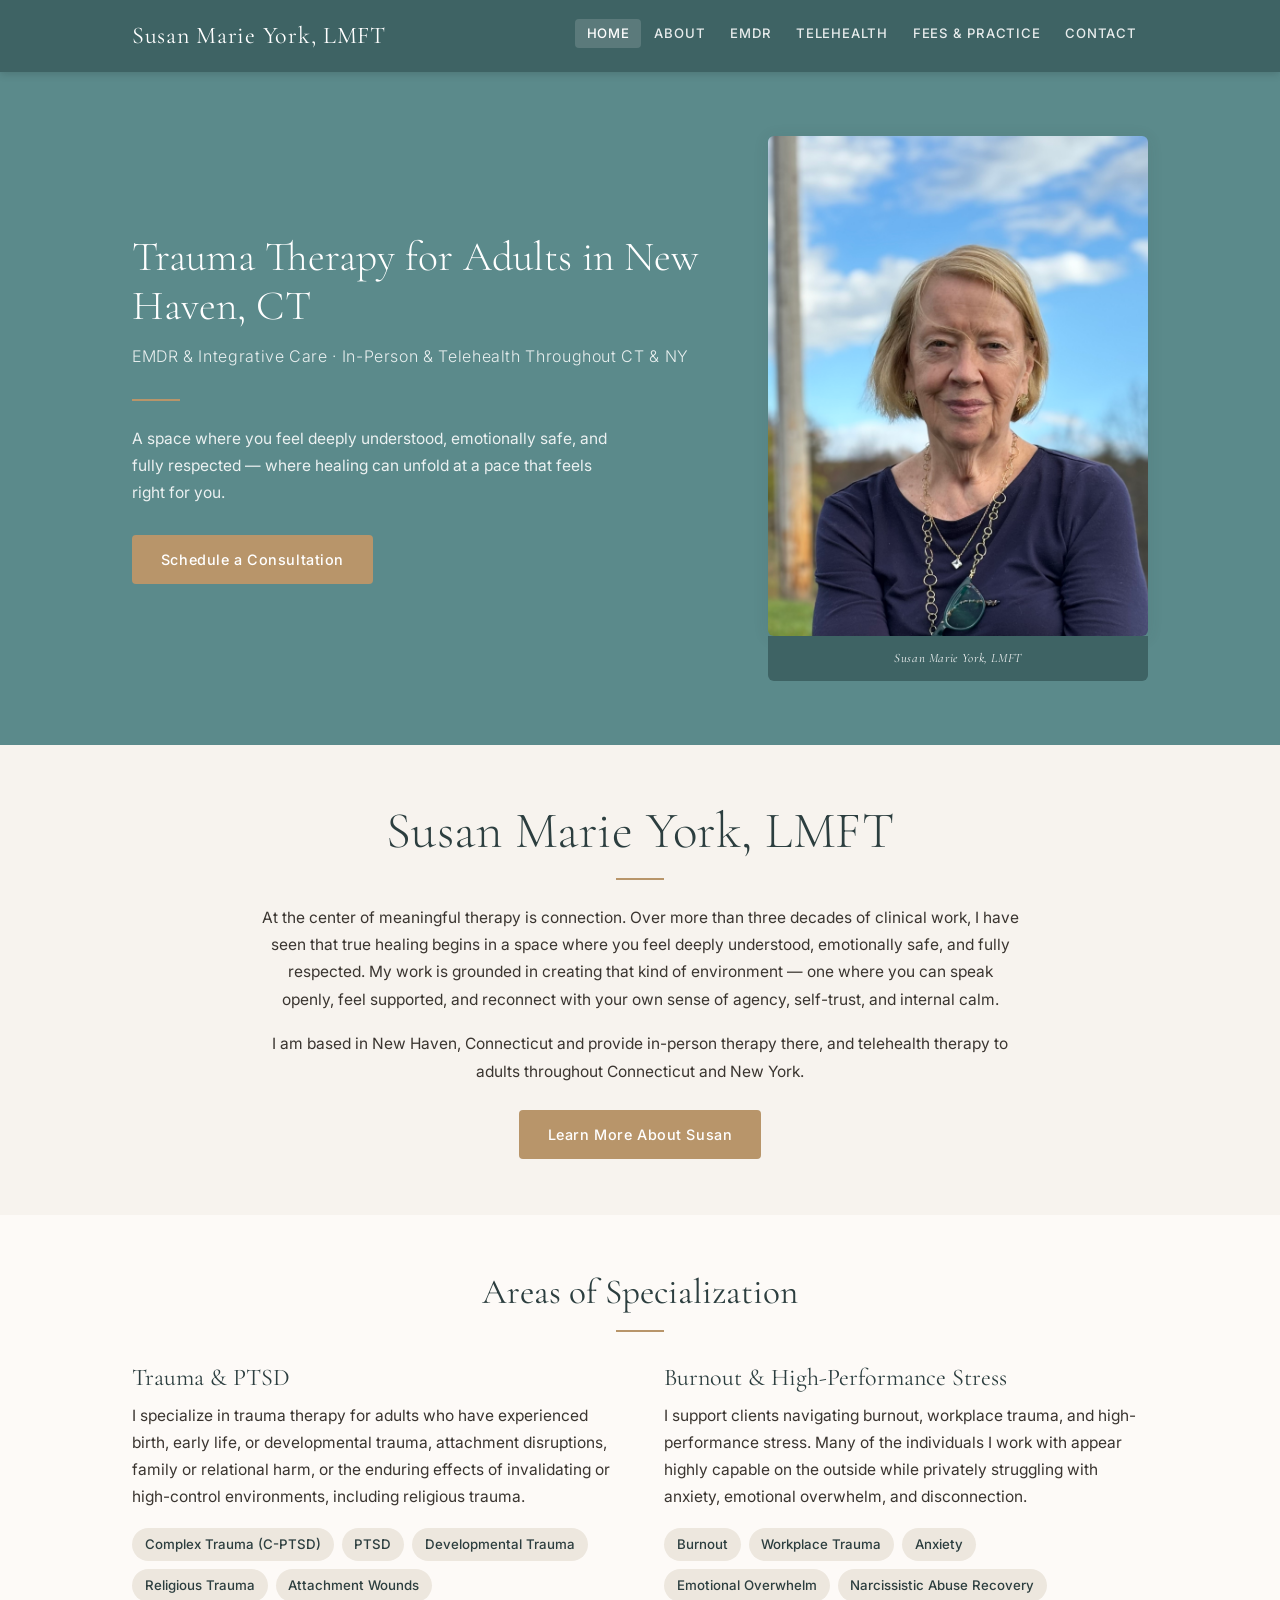
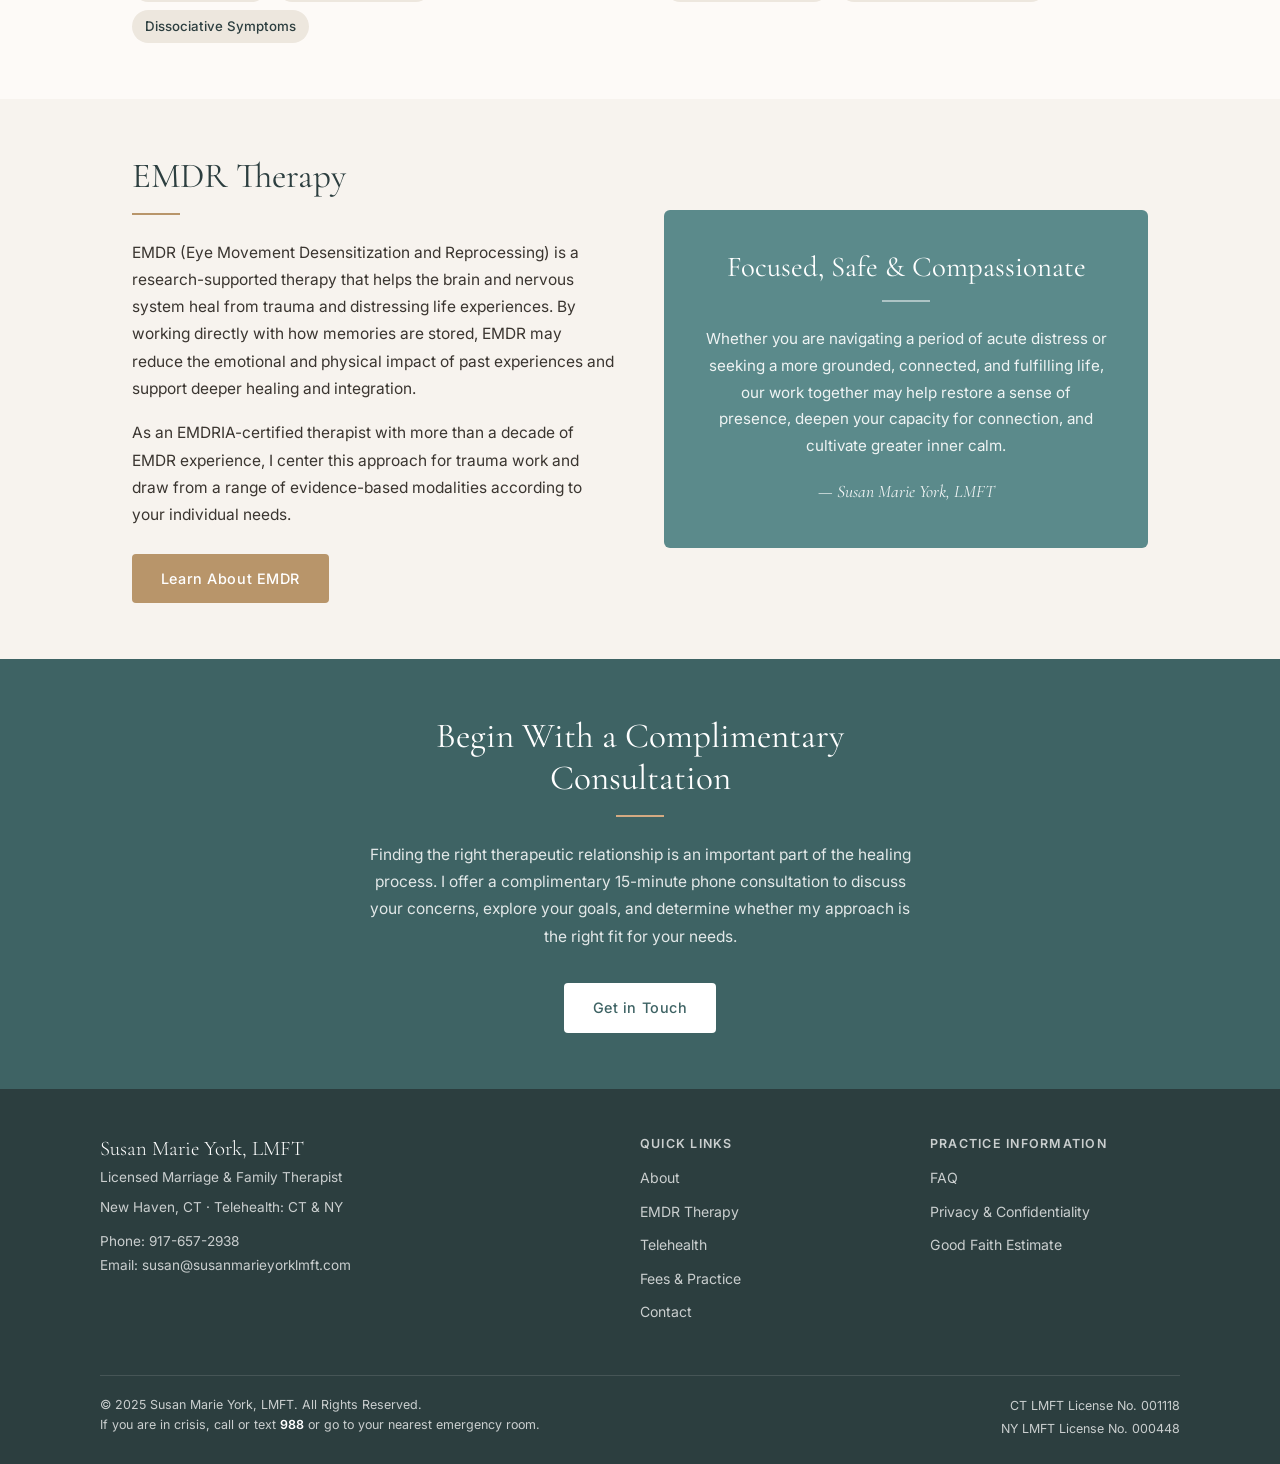
<file: index.html>
<!DOCTYPE html>
<html lang="en">
<head>
  <meta charset="UTF-8">
  <meta name="viewport" content="width=device-width, initial-scale=1.0">
  <title>Trauma, PTSD & EMDR Therapy for Adults | Susan Marie York, LMFT | New Haven, CT</title>
  <meta name="description" content="Trauma therapy and EMDR for adults in New Haven, CT and telehealth throughout Connecticut and New York. Specializing in complex trauma, PTSD, attachment wounds, burnout, and dissociation.">
  <link rel="stylesheet" href="style.css">
</head>
<body>

  <!-- Navigation -->
  <nav class="site-nav">
    <div class="nav-inner">
      <a href="index.html" class="nav-logo">Susan Marie York, LMFT</a>
      <button class="nav-toggle" aria-label="Toggle menu" onclick="toggleNav()">
        <span></span><span></span><span></span>
      </button>
      <ul class="nav-links" id="nav-links">
        <li><a href="index.html" class="active">Home</a></li>
        <li><a href="about.html">About</a></li>
        <li><a href="emdr.html">EMDR</a></li>
        <li><a href="telehealth.html">Telehealth</a></li>
        <li><a href="fees.html">Fees & Practice</a></li>
        <li><a href="contact.html">Contact</a></li>
      </ul>
    </div>
  </nav>

  <!-- Hero -->
  <section class="home-hero">
    <div class="home-hero-inner container">
      <div class="home-hero-text">
        <h1>Trauma Therapy for Adults in New Haven, CT</h1>
        <p class="tagline">EMDR &amp; Integrative Care · In-Person &amp; Telehealth Throughout CT &amp; NY</p>
        <div class="divider"></div>
        <p style="color:rgba(255,255,255,0.88); font-size:0.97rem; margin-bottom:1.8rem; max-width:480px;">
          A space where you feel deeply understood, emotionally safe, and fully respected — where healing can unfold at a pace that feels right for you.
        </p>
        <a href="contact.html" class="hero-cta">Schedule a Consultation</a>
      </div>
      <div class="home-hero-photo">
        <img src="susan-york.jpg" alt="Susan Marie York, LMFT — Licensed Marriage and Family Therapist in New Haven, CT">
        <div class="photo-caption">Susan Marie York, LMFT</div>
      </div>
    </div>
  </section>

  <!-- Opening paragraph -->
  <section class="section section-cream">
    <div class="container">
      <div style="max-width:760px; margin:0 auto; text-align:center;">
        <h2 style="font-size: clamp(2rem, 4vw, 3.2rem); font-weight: 300; letter-spacing: 0.01em;">Susan Marie York, LMFT</h2>
        <div class="divider divider-center"></div>
        <p>
          At the center of meaningful therapy is connection. Over more than three decades of clinical work, I have seen that true healing begins in a space where you feel deeply understood, emotionally safe, and fully respected. My work is grounded in creating that kind of environment — one where you can speak openly, feel supported, and reconnect with your own sense of agency, self-trust, and internal calm.
        </p>
        <p>
          I am based in New Haven, Connecticut and provide in-person therapy there, and telehealth therapy to adults throughout Connecticut and New York.
        </p>
        <a href="about.html" class="hero-cta" style="display:inline-block; margin-top:0.5rem;">Learn More About Susan</a>
      </div>
    </div>
  </section>

  <!-- Specialties -->
  <section class="section section-white">
    <div class="container">
      <h2 style="text-align:center;">Areas of Specialization</h2>
      <div class="divider divider-center"></div>
      <div class="two-col" style="margin-top:2rem;">
        <div>
          <h3>Trauma &amp; PTSD</h3>
          <p>I specialize in trauma therapy for adults who have experienced birth, early life, or developmental trauma, attachment disruptions, family or relational harm, or the enduring effects of invalidating or high-control environments, including religious trauma.</p>
          <div class="tag-grid">
            <span class="tag">Complex Trauma (C-PTSD)</span>
            <span class="tag">PTSD</span>
            <span class="tag">Developmental Trauma</span>
            <span class="tag">Religious Trauma</span>
            <span class="tag">Attachment Wounds</span>
            <span class="tag">Dissociative Symptoms</span>
          </div>
        </div>
        <div>
          <h3>Burnout &amp; High-Performance Stress</h3>
          <p>I support clients navigating burnout, workplace trauma, and high-performance stress. Many of the individuals I work with appear highly capable on the outside while privately struggling with anxiety, emotional overwhelm, and disconnection.</p>
          <div class="tag-grid">
            <span class="tag">Burnout</span>
            <span class="tag">Workplace Trauma</span>
            <span class="tag">Anxiety</span>
            <span class="tag">Emotional Overwhelm</span>
            <span class="tag">Narcissistic Abuse Recovery</span>
          </div>
        </div>
      </div>
    </div>
  </section>

  <!-- EMDR callout -->
  <section class="section section-cream">
    <div class="container">
      <div class="two-col" style="align-items:center;">
        <div>
          <h2>EMDR Therapy</h2>
          <div class="divider"></div>
          <p>
            EMDR (Eye Movement Desensitization and Reprocessing) is a research-supported therapy that helps the brain and nervous system heal from trauma and distressing life experiences. By working directly with how memories are stored, EMDR may reduce the emotional and physical impact of past experiences and support deeper healing and integration.
          </p>
          <p>
            As an EMDRIA-certified therapist with more than a decade of EMDR experience, I center this approach for trauma work and draw from a range of evidence-based modalities according to your individual needs.
          </p>
          <a href="emdr.html" class="hero-cta" style="display:inline-block; margin-top:0.5rem;">Learn About EMDR</a>
        </div>
        <div class="callout">
          <h2 style="font-size:1.8rem; margin-bottom:0.8rem;">Focused, Safe &amp; Compassionate</h2>
          <div class="divider divider-center" style="background:rgba(255,255,255,0.5);"></div>
          <p style="font-size:0.95rem;">
            Whether you are navigating a period of acute distress or seeking a more grounded, connected, and fulfilling life, our work together may help restore a sense of presence, deepen your capacity for connection, and cultivate greater inner calm.
          </p>
          <p style="margin-top:1rem; font-family:'Cormorant Garamond', serif; font-style:italic; font-size:1.1rem; color:rgba(255,255,255,0.9);">— Susan Marie York, LMFT</p>
        </div>
      </div>
    </div>
  </section>

  <!-- Consultation CTA -->
  <section class="section" style="background:var(--teal-dark); text-align:center;">
    <div class="container" style="max-width:620px;">
      <h2 style="color:#fff;">Begin With a Complimentary Consultation</h2>
      <div class="divider divider-center" style="background:var(--gold-light);"></div>
      <p style="color:rgba(255,255,255,0.85);">
        Finding the right therapeutic relationship is an important part of the healing process. I offer a complimentary 15-minute phone consultation to discuss your concerns, explore your goals, and determine whether my approach is the right fit for your needs.
      </p>
      <a href="contact.html" class="hero-cta" style="margin-top:1rem; display:inline-block; background:#fff; color:var(--teal-dark);">Get in Touch</a>
    </div>
  </section>

  <!-- Footer -->
  <footer class="site-footer">
    <div class="footer-inner">
      <div class="footer-grid">
        <div class="footer-brand">
          <h3>Susan Marie York, LMFT</h3>
          <p>Licensed Marriage &amp; Family Therapist</p>
          <p>New Haven, CT · Telehealth: CT &amp; NY</p>
          <p style="margin-top:0.6rem;">
            Phone: <a href="tel:9176572938" style="color:rgba(255,255,255,0.75);">917-657-2938</a><br>
            Email: <a href="mailto:susan@susanmarieyorklmft.com" style="color:rgba(255,255,255,0.75);">susan@susanmarieyorklmft.com</a>
          </p>
        </div>
        <div class="footer-col">
          <h4>Quick Links</h4>
          <ul>
            <li><a href="about.html">About</a></li>
            <li><a href="emdr.html">EMDR Therapy</a></li>
            <li><a href="telehealth.html">Telehealth</a></li>
            <li><a href="fees.html">Fees &amp; Practice</a></li>
            <li><a href="contact.html">Contact</a></li>
          </ul>
        </div>
        <div class="footer-col">
          <h4>Practice Information</h4>
          <ul>
            <li><a href="faq.html">FAQ</a></li>
            <li><a href="privacy.html">Privacy &amp; Confidentiality</a></li>
            <li><a href="privacy.html#good-faith">Good Faith Estimate</a></li>
          </ul>
        </div>
      </div>
      <div class="footer-bottom">
        <div class="footer-legal">
          &copy; 2025 Susan Marie York, LMFT. All Rights Reserved.<br>
          If you are in crisis, call or text <strong style="color:#fff;">988</strong> or go to your nearest emergency room.
        </div>
        <div class="footer-license">
          CT LMFT License No. 001118<br>
          NY LMFT License No. 000448
        </div>
      </div>
    </div>
  </footer>

  <script>
    function toggleNav() {
      document.getElementById('nav-links').classList.toggle('open');
    }
  </script>
</body>
</html>
</file>
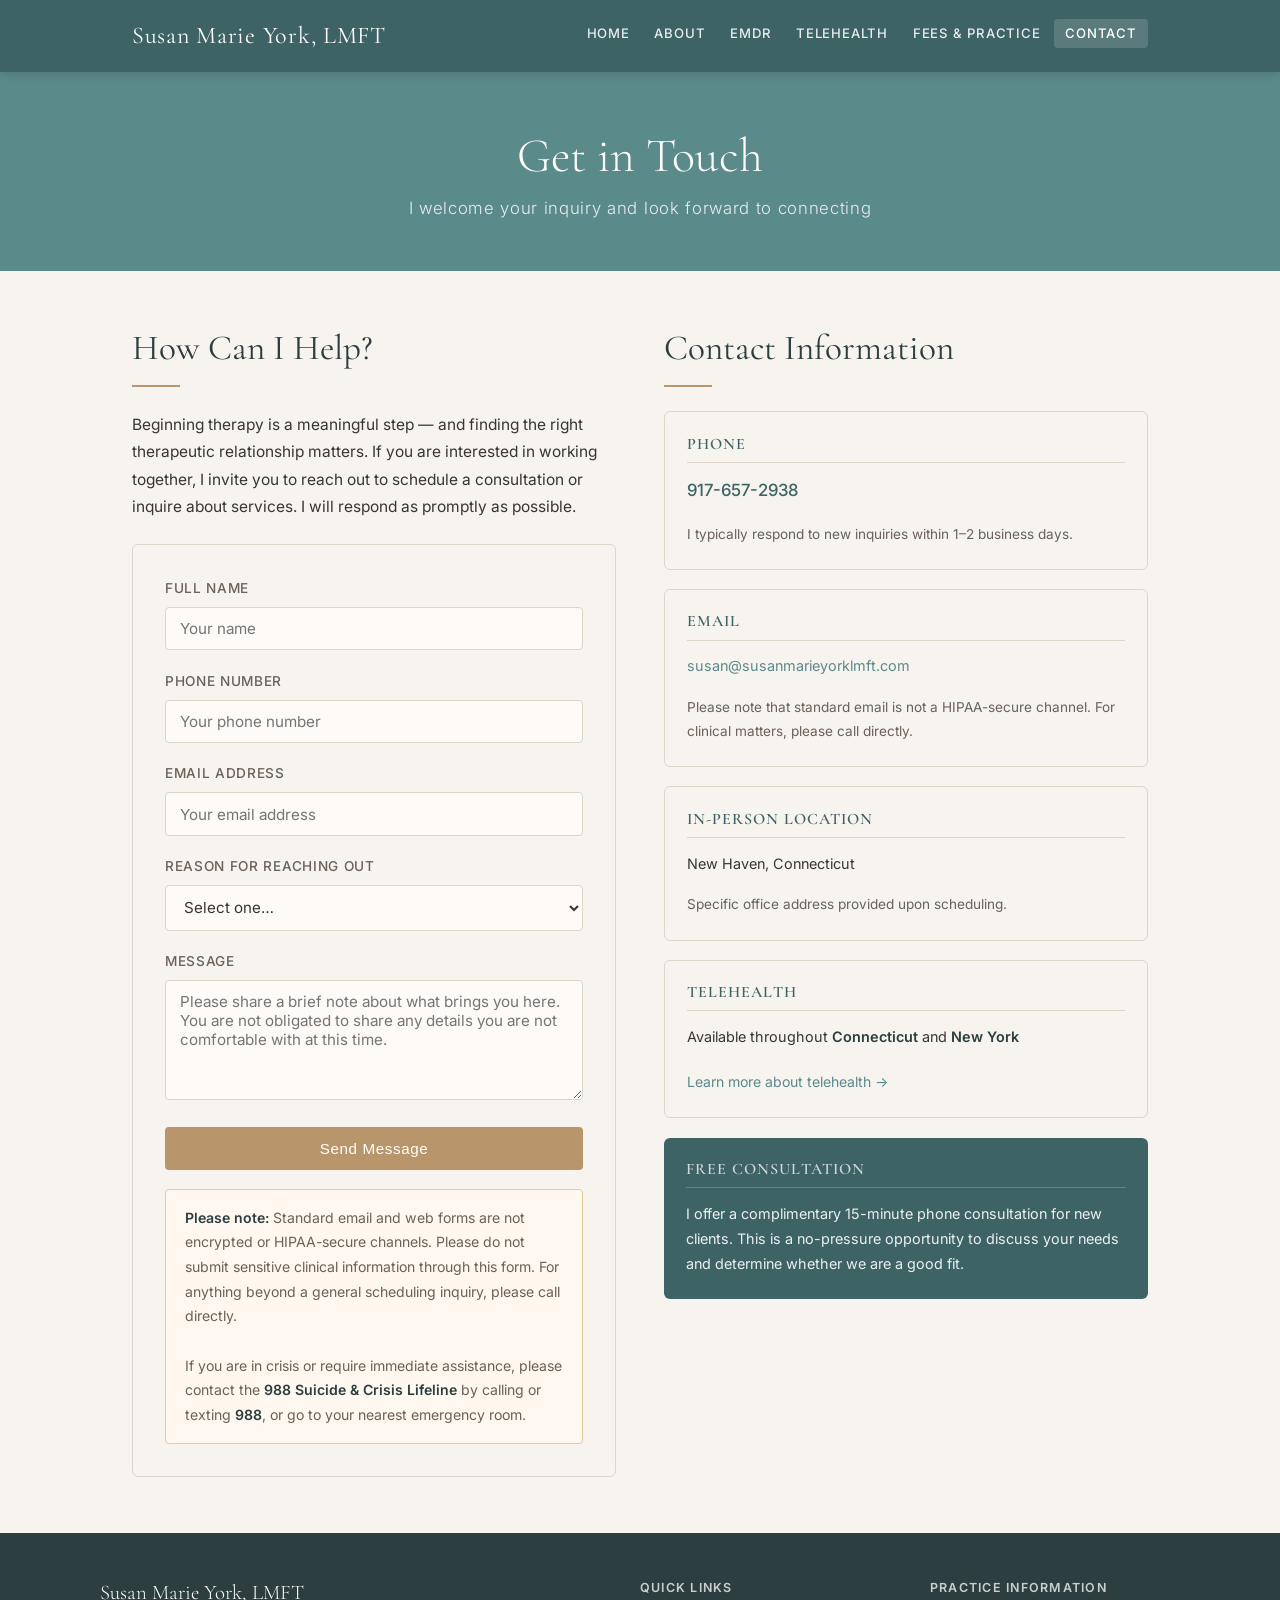
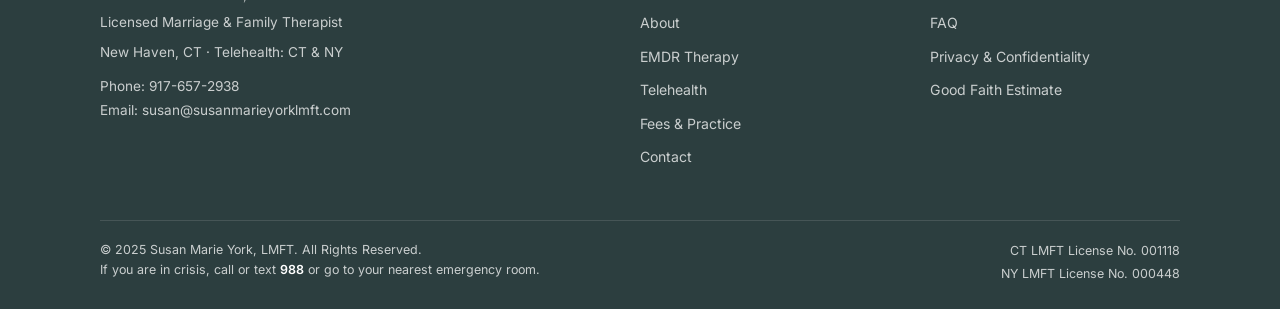
<file: contact.html>
<!DOCTYPE html>
<html lang="en">
<head>
  <meta charset="UTF-8">
  <meta name="viewport" content="width=device-width, initial-scale=1.0">
  <title>Contact Susan Marie York, LMFT | New Haven, CT Trauma Therapist</title>
  <meta name="description" content="Contact Susan Marie York, LMFT to inquire about trauma therapy, EMDR, and individualized care for PTSD, burnout, anxiety, and complex trauma in New Haven, CT.">
  <link rel="stylesheet" href="style.css">
</head>
<body>

  <nav class="site-nav">
    <div class="nav-inner">
      <a href="index.html" class="nav-logo">Susan Marie York, LMFT</a>
      <button class="nav-toggle" aria-label="Toggle menu" onclick="toggleNav()">
        <span></span><span></span><span></span>
      </button>
      <ul class="nav-links" id="nav-links">
        <li><a href="index.html">Home</a></li>
        <li><a href="about.html">About</a></li>
        <li><a href="emdr.html">EMDR</a></li>
        <li><a href="telehealth.html">Telehealth</a></li>
        <li><a href="fees.html">Fees &amp; Practice</a></li>
        <li><a href="contact.html" class="active">Contact</a></li>
      </ul>
    </div>
  </nav>

  <div class="page-hero">
    <h1>Get in Touch</h1>
    <p class="subtitle">I welcome your inquiry and look forward to connecting</p>
  </div>

  <section class="section section-cream">
    <div class="container">
      <div class="two-col" style="gap:3rem; align-items:start;">

        <!-- Contact form -->
        <div>
          <h2>How Can I Help?</h2>
          <div class="divider"></div>
          <p>
            Beginning therapy is a meaningful step — and finding the right therapeutic relationship matters. If you are interested in working together, I invite you to reach out to schedule a consultation or inquire about services. I will respond as promptly as possible.
          </p>

          <!-- contact form v2 -->
          <form class="contact-form" style="margin-top:1.5rem;" action="https://api.web3forms.com/submit" method="POST">
            <input type="hidden" name="access_key" value="e3200fba-1ac6-4cb8-87df-dc4914a57c85">
            <input type="hidden" name="subject" value="New Contact Form Submission - Susan Marie York, LMFT">
            <input type="hidden" name="redirect" value="https://www.susanmarieyorklmft.com/contact.html">
            <div class="form-group">
              <label for="name">Full Name</label>
              <input type="text" id="name" name="name" placeholder="Your name" required>
            </div>
            <div class="form-group">
              <label for="phone">Phone Number</label>
              <input type="tel" id="phone" name="phone" placeholder="Your phone number">
            </div>
            <div class="form-group">
              <label for="email">Email Address</label>
              <input type="email" id="email" name="email" placeholder="Your email address" required>
            </div>
            <div class="form-group">
              <label for="reason">Reason for Reaching Out</label>
              <select id="reason" name="reason">
                <option value="">Select one…</option>
                <option value="consultation">Schedule a free consultation</option>
                <option value="individual">Individual therapy inquiry</option>
                <option value="emdr">EMDR therapy inquiry</option>
                <option value="telehealth">Telehealth inquiry</option>
                <option value="fees">Questions about fees / insurance</option>
                <option value="other">Other</option>
              </select>
            </div>
            <div class="form-group">
              <label for="message">Message</label>
              <textarea id="message" name="message" placeholder="Please share a brief note about what brings you here. You are not obligated to share any details you are not comfortable with at this time."></textarea>
            </div>
            <button type="submit" class="btn-submit">Send Message</button>

            <div class="crisis-notice">
              <strong>Please note:</strong> Standard email and web forms are not encrypted or HIPAA-secure channels. Please do not submit sensitive clinical information through this form. For anything beyond a general scheduling inquiry, please call directly.<br><br>
              If you are in crisis or require immediate assistance, please contact the <strong>988 Suicide &amp; Crisis Lifeline</strong> by calling or texting <strong>988</strong>, or go to your nearest emergency room.
            </div>
          </form>
        </div>

        <!-- Contact info sidebar -->
        <div>
          <h2>Contact Information</h2>
          <div class="divider"></div>

          <div class="sidebar-card">
            <h4>Phone</h4>
            <p><a href="tel:9176572938" style="font-size:1.05rem; font-weight:500; color:var(--teal-dark);">917-657-2938</a></p>
            <p style="font-size:0.85rem; color:var(--text-light); margin-top:0.3rem;">I typically respond to new inquiries within 1–2 business days.</p>
          </div>

          <div class="sidebar-card">
            <h4>Email</h4>
            <p><a href="mailto:susan@susanmarieyorklmft.com" style="color:var(--teal);">susan@susanmarieyorklmft.com</a></p>
            <p style="font-size:0.85rem; color:var(--text-light); margin-top:0.3rem;">Please note that standard email is not a HIPAA-secure channel. For clinical matters, please call directly.</p>
          </div>

          <div class="sidebar-card">
            <h4>In-Person Location</h4>
            <p style="font-size:0.9rem;">New Haven, Connecticut</p>
            <p style="font-size:0.85rem; color:var(--text-light); margin-top:0.3rem;">Specific office address provided upon scheduling.</p>
          </div>

          <div class="sidebar-card">
            <h4>Telehealth</h4>
            <p style="font-size:0.9rem;">Available throughout <strong>Connecticut</strong> and <strong>New York</strong></p>
            <a href="telehealth.html" style="font-size:0.88rem;">Learn more about telehealth →</a>
          </div>

          <div class="sidebar-card" style="background:var(--teal-dark); border:none;">
            <h4 style="color:rgba(255,255,255,0.75); border-bottom-color:rgba(255,255,255,0.2);">Free Consultation</h4>
            <p style="color:rgba(255,255,255,0.9); font-size:0.9rem;">I offer a complimentary 15-minute phone consultation for new clients. This is a no-pressure opportunity to discuss your needs and determine whether we are a good fit.</p>
          </div>
        </div>

      </div>
    </div>
  </section>

  <footer class="site-footer">
    <div class="footer-inner">
      <div class="footer-grid">
        <div class="footer-brand">
          <h3>Susan Marie York, LMFT</h3>
          <p>Licensed Marriage &amp; Family Therapist</p>
          <p>New Haven, CT · Telehealth: CT &amp; NY</p>
          <p style="margin-top:0.6rem;">
            Phone: <a href="tel:9176572938" style="color:rgba(255,255,255,0.75);">917-657-2938</a><br>
            Email: <a href="mailto:susan@susanmarieyorklmft.com" style="color:rgba(255,255,255,0.75);">susan@susanmarieyorklmft.com</a>
          </p>
        </div>
        <div class="footer-col">
          <h4>Quick Links</h4>
          <ul>
            <li><a href="about.html">About</a></li>
            <li><a href="emdr.html">EMDR Therapy</a></li>
            <li><a href="telehealth.html">Telehealth</a></li>
            <li><a href="fees.html">Fees &amp; Practice</a></li>
            <li><a href="contact.html">Contact</a></li>
          </ul>
        </div>
        <div class="footer-col">
          <h4>Practice Information</h4>
          <ul>
            <li><a href="faq.html">FAQ</a></li>
            <li><a href="privacy.html">Privacy &amp; Confidentiality</a></li>
            <li><a href="privacy.html#good-faith">Good Faith Estimate</a></li>
          </ul>
        </div>
      </div>
      <div class="footer-bottom">
        <div class="footer-legal">
          &copy; 2025 Susan Marie York, LMFT. All Rights Reserved.<br>
          If you are in crisis, call or text <strong style="color:#fff;">988</strong> or go to your nearest emergency room.
        </div>
        <div class="footer-license">
          CT LMFT License No. 001118<br>
          NY LMFT License No. 000448
        </div>
      </div>
    </div>
  </footer>

  <script>
    function toggleNav() {
      document.getElementById('nav-links').classList.toggle('open');
    }
  </script>
</body>
</html>
</file>
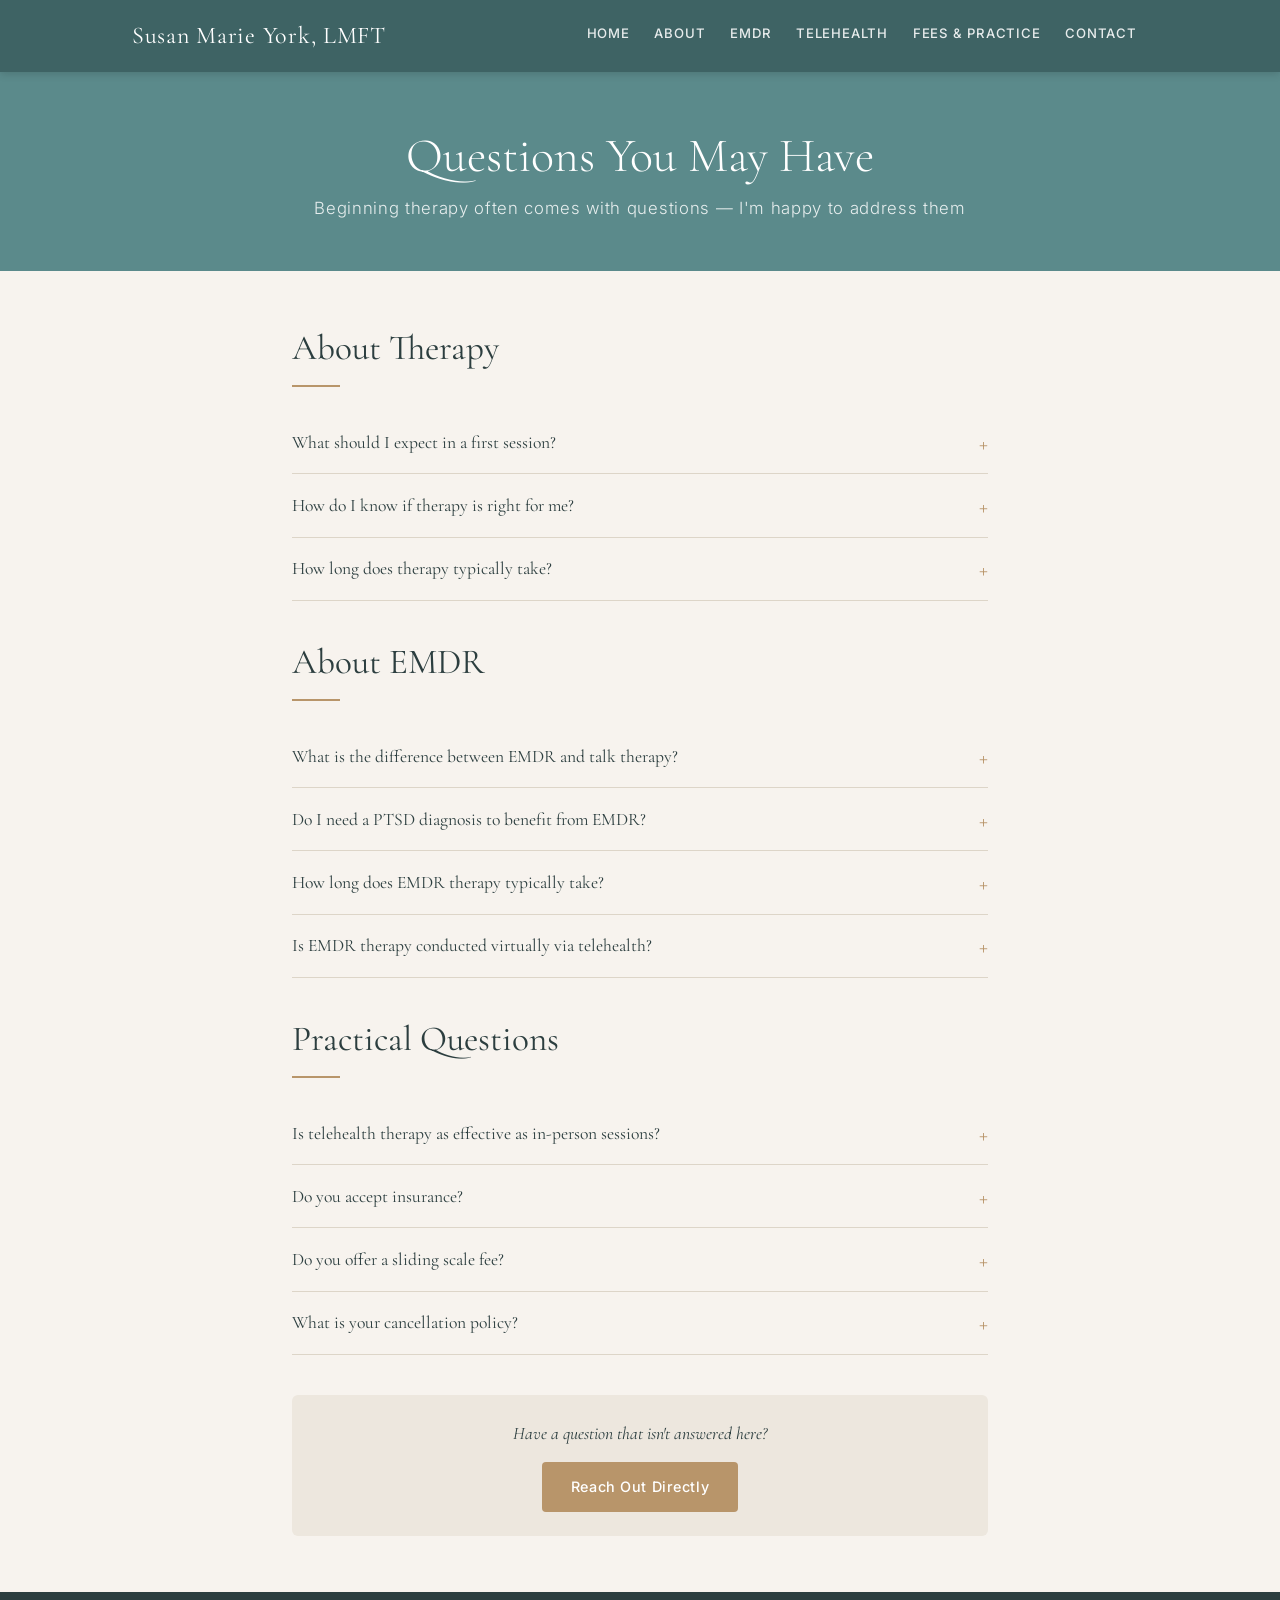
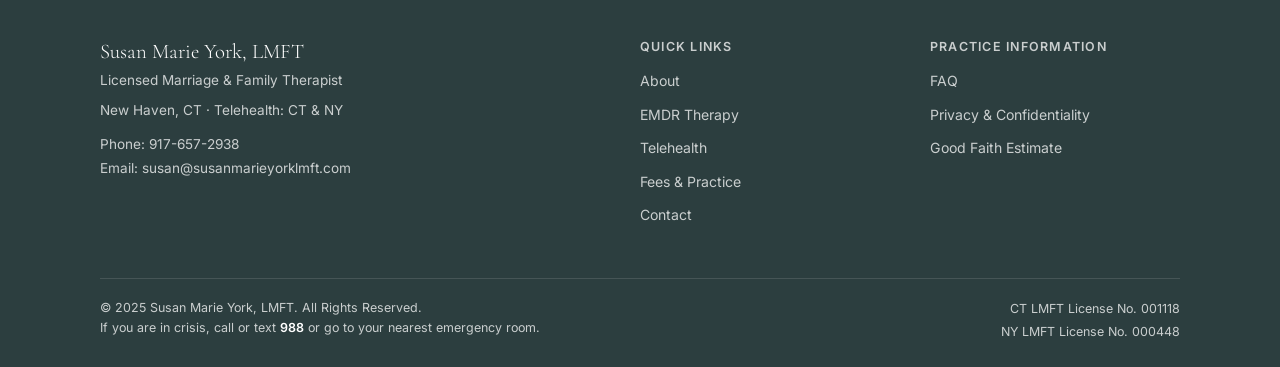
<file: faq.html>
<!DOCTYPE html>
<html lang="en">
<head>
  <meta charset="UTF-8">
  <meta name="viewport" content="width=device-width, initial-scale=1.0">
  <title>FAQ | Susan Marie York, LMFT | New Haven, CT Trauma Therapist</title>
  <meta name="description" content="Frequently asked questions about trauma therapy, EMDR, telehealth, fees, and working with Susan Marie York, LMFT in New Haven, CT.">
  <link rel="stylesheet" href="style.css">
</head>
<body>

  <nav class="site-nav">
    <div class="nav-inner">
      <a href="index.html" class="nav-logo">Susan Marie York, LMFT</a>
      <button class="nav-toggle" aria-label="Toggle menu" onclick="toggleNav()">
        <span></span><span></span><span></span>
      </button>
      <ul class="nav-links" id="nav-links">
        <li><a href="index.html">Home</a></li>
        <li><a href="about.html">About</a></li>
        <li><a href="emdr.html">EMDR</a></li>
        <li><a href="telehealth.html">Telehealth</a></li>
        <li><a href="fees.html">Fees &amp; Practice</a></li>
        <li><a href="contact.html">Contact</a></li>
      </ul>
    </div>
  </nav>

  <div class="page-hero">
    <h1>Questions You May Have</h1>
    <p class="subtitle">Beginning therapy often comes with questions — I'm happy to address them</p>
  </div>

  <section class="section section-cream">
    <div class="container" style="max-width:760px;">

      <h2>About Therapy</h2>
      <div class="divider"></div>
      <div style="margin-bottom:2.5rem;">
        <div class="faq-item">
          <button class="faq-question" onclick="toggleFaq(this)">
            What should I expect in a first session?
            <i class="faq-icon">+</i>
          </button>
          <div class="faq-answer">
            <div class="faq-answer-inner">The first session is an opportunity for us to get to know one another. We will discuss what brings you to therapy, your goals, and begin exploring how I can best support you. There is no pressure to share more than you feel comfortable with — we move at a pace that feels right for you.</div>
          </div>
        </div>
        <div class="faq-item">
          <button class="faq-question" onclick="toggleFaq(this)">
            How do I know if therapy is right for me?
            <i class="faq-icon">+</i>
          </button>
          <div class="faq-answer">
            <div class="faq-answer-inner">If you are feeling stuck or overwhelmed, are in acute distress, or are simply seeking greater well-being and a more fulfilling life, therapy may be beneficial. A consultation can help determine whether my approach is the right fit for your needs.</div>
          </div>
        </div>
        <div class="faq-item">
          <button class="faq-question" onclick="toggleFaq(this)">
            How long does therapy typically take?
            <i class="faq-icon">+</i>
          </button>
          <div class="faq-answer">
            <div class="faq-answer-inner">The length of therapy varies depending on your goals, history, and the concerns being addressed. Some individuals seek support for a specific issue and benefit from a shorter course of treatment, while others choose longer-term work focused on deeper healing and personal growth. We will discuss this together during our initial sessions.</div>
          </div>
        </div>
      </div>

      <h2>About EMDR</h2>
      <div class="divider"></div>
      <div style="margin-bottom:2.5rem;">
        <div class="faq-item">
          <button class="faq-question" onclick="toggleFaq(this)">
            What is the difference between EMDR and talk therapy?
            <i class="faq-icon">+</i>
          </button>
          <div class="faq-answer">
            <div class="faq-answer-inner">Talk therapy often focuses on understanding patterns and developing new perspectives through conversation. EMDR works more directly with how distressing experiences are stored in the brain and nervous system, helping reduce their emotional impact and promote healing — often without requiring repeated retelling of painful events in detail.</div>
          </div>
        </div>
        <div class="faq-item">
          <button class="faq-question" onclick="toggleFaq(this)">
            Do I need a PTSD diagnosis to benefit from EMDR?
            <i class="faq-icon">+</i>
          </button>
          <div class="faq-answer">
            <div class="faq-answer-inner">No. While EMDR is widely recognized for treating PTSD, it can also be effective for anxiety, burnout, attachment wounds, negative self-beliefs, and the lasting effects of a wide variety of difficult life experiences. You do not need a formal diagnosis to benefit from EMDR therapy.</div>
          </div>
        </div>
        <div class="faq-item">
          <button class="faq-question" onclick="toggleFaq(this)">
            How long does EMDR therapy typically take?
            <i class="faq-icon">+</i>
          </button>
          <div class="faq-answer">
            <div class="faq-answer-inner">The length of EMDR treatment varies depending on your history, goals, and the complexity of the concerns being addressed. Some clients experience meaningful shifts in a relatively short period, while others benefit from longer-term work. We will discuss this during our initial sessions and revisit it as our work progresses.</div>
          </div>
        </div>
        <div class="faq-item">
          <button class="faq-question" onclick="toggleFaq(this)">
            Is EMDR therapy conducted virtually via telehealth?
            <i class="faq-icon">+</i>
          </button>
          <div class="faq-answer">
            <div class="faq-answer-inner">Yes. EMDR can be effectively adapted for telehealth using secure virtual tools and techniques. I provide telehealth EMDR for adults throughout Connecticut and New York, and many clients find virtual EMDR to be equally effective as in-person sessions.</div>
          </div>
        </div>
      </div>

      <h2>Practical Questions</h2>
      <div class="divider"></div>
      <div>
        <div class="faq-item">
          <button class="faq-question" onclick="toggleFaq(this)">
            Is telehealth therapy as effective as in-person sessions?
            <i class="faq-icon">+</i>
          </button>
          <div class="faq-answer">
            <div class="faq-answer-inner">Research has shown telehealth therapy to be highly effective for many concerns, including trauma, anxiety, and depression. Together, we can determine whether virtual or in-person sessions are the best fit for your needs, and some clients choose a combination of both.</div>
          </div>
        </div>
        <div class="faq-item">
          <button class="faq-question" onclick="toggleFaq(this)">
            Do you accept insurance?
            <i class="faq-icon">+</i>
          </button>
          <div class="faq-answer">
            <div class="faq-answer-inner">I accept Anthem, Blue Cross Blue Shield, and Cigna. I also provide out-of-network services. Many clients with PPO plans receive partial reimbursement through their out-of-network behavioral health benefits, and I provide a superbill for insurance submission. Please call to verify current panel participation.</div>
          </div>
        </div>
        <div class="faq-item">
          <button class="faq-question" onclick="toggleFaq(this)">
            Do you offer a sliding scale fee?
            <i class="faq-icon">+</i>
          </button>
          <div class="faq-answer">
            <div class="faq-answer-inner">A limited number of reduced-fee appointments may be available based on financial need and practice availability. Please feel free to inquire during your consultation.</div>
          </div>
        </div>
        <div class="faq-item">
          <button class="faq-question" onclick="toggleFaq(this)">
            What is your cancellation policy?
            <i class="faq-icon">+</i>
          </button>
          <div class="faq-answer">
            <div class="faq-answer-inner">24-hour advance notice is required to cancel or reschedule an appointment. Late cancellations or missed appointments may be charged the full session fee. If you have any questions about this policy, please don't hesitate to ask.</div>
          </div>
        </div>
      </div>

      <div style="margin-top:2.5rem; padding:1.5rem; background:var(--cream-dark); border-radius:6px; text-align:center;">
        <p style="font-family:'Cormorant Garamond', serif; font-size:1.1rem; font-style:italic; color:var(--slate); margin-bottom:0.8rem;">Have a question that isn't answered here?</p>
        <a href="contact.html" class="hero-cta" style="display:inline-block;">Reach Out Directly</a>
      </div>

    </div>
  </section>

  <footer class="site-footer">
    <div class="footer-inner">
      <div class="footer-grid">
        <div class="footer-brand">
          <h3>Susan Marie York, LMFT</h3>
          <p>Licensed Marriage &amp; Family Therapist</p>
          <p>New Haven, CT · Telehealth: CT &amp; NY</p>
          <p style="margin-top:0.6rem;">
            Phone: <a href="tel:9176572938" style="color:rgba(255,255,255,0.75);">917-657-2938</a><br>
            Email: <a href="mailto:susan@susanmarieyorklmft.com" style="color:rgba(255,255,255,0.75);">susan@susanmarieyorklmft.com</a>
          </p>
        </div>
        <div class="footer-col">
          <h4>Quick Links</h4>
          <ul>
            <li><a href="about.html">About</a></li>
            <li><a href="emdr.html">EMDR Therapy</a></li>
            <li><a href="telehealth.html">Telehealth</a></li>
            <li><a href="fees.html">Fees &amp; Practice</a></li>
            <li><a href="contact.html">Contact</a></li>
          </ul>
        </div>
        <div class="footer-col">
          <h4>Practice Information</h4>
          <ul>
            <li><a href="faq.html">FAQ</a></li>
            <li><a href="privacy.html">Privacy &amp; Confidentiality</a></li>
            <li><a href="privacy.html#good-faith">Good Faith Estimate</a></li>
          </ul>
        </div>
      </div>
      <div class="footer-bottom">
        <div class="footer-legal">
          &copy; 2025 Susan Marie York, LMFT. All Rights Reserved.<br>
          If you are in crisis, call or text <strong style="color:#fff;">988</strong> or go to your nearest emergency room.
        </div>
        <div class="footer-license">
          CT LMFT License No. 001118<br>
          NY LMFT License No. 000448
        </div>
      </div>
    </div>
  </footer>

  <script>
    function toggleNav() {
      document.getElementById('nav-links').classList.toggle('open');
    }
    function toggleFaq(btn) {
      const item = btn.closest('.faq-item');
      item.classList.toggle('open');
    }
  </script>
</body>
</html>
</file>
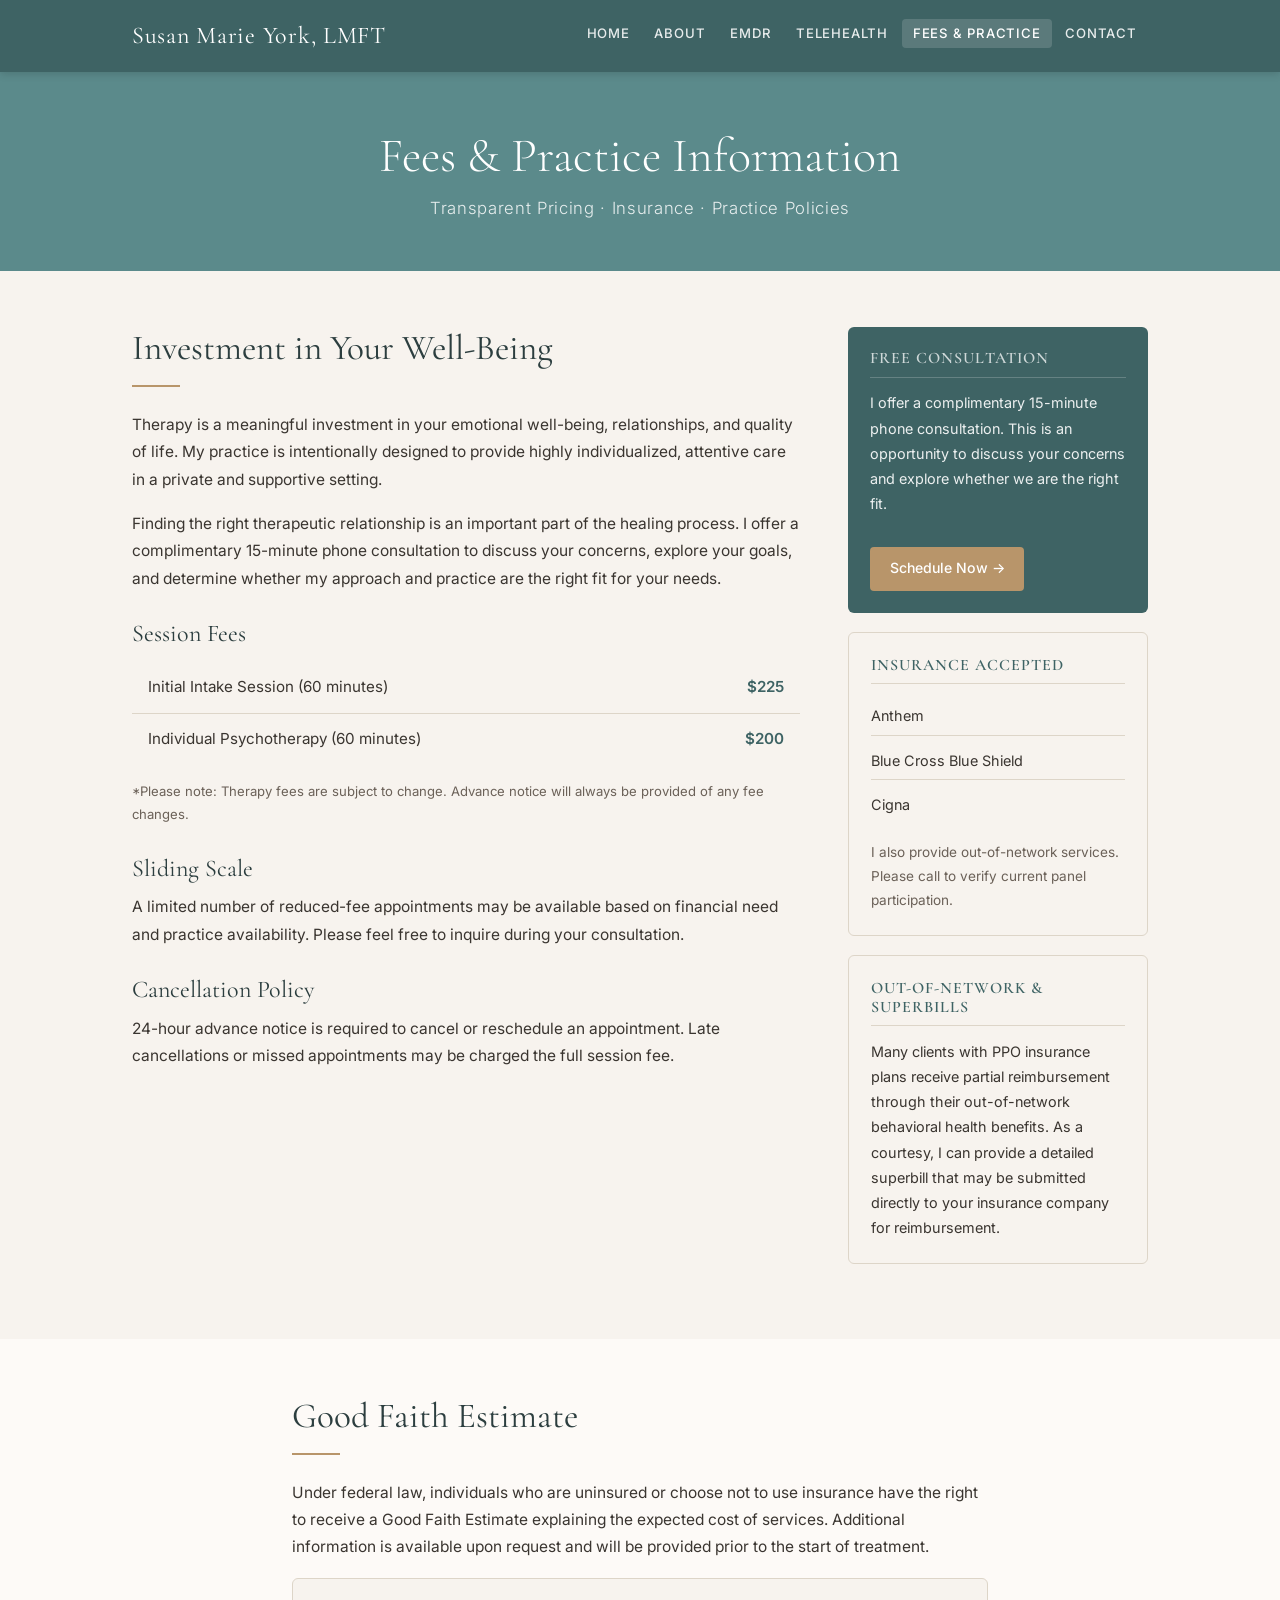
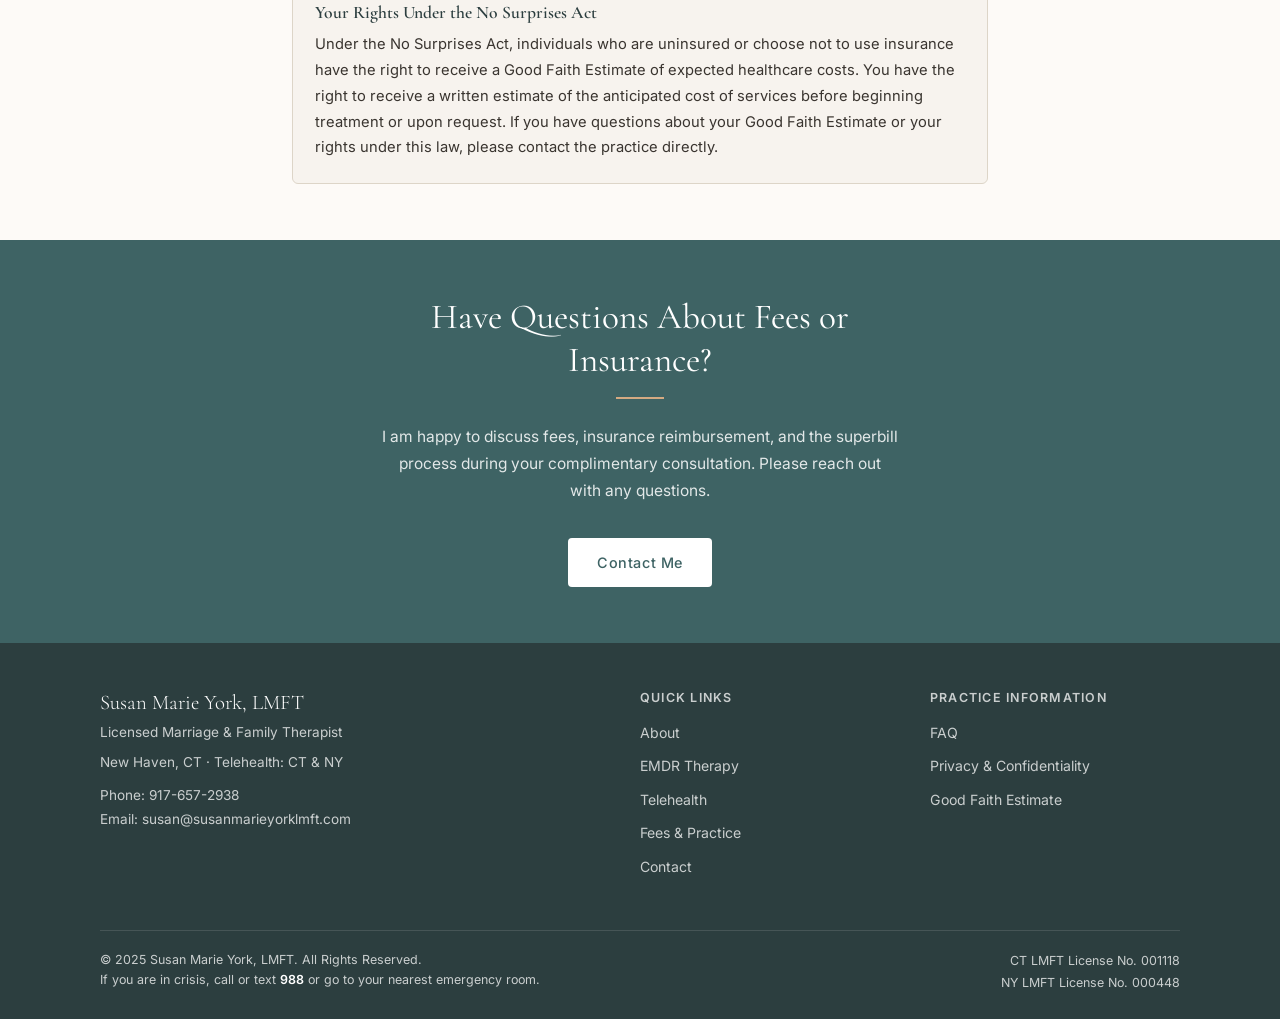
<file: fees.html>
<!DOCTYPE html>
<html lang="en">
<head>
  <meta charset="UTF-8">
  <meta name="viewport" content="width=device-width, initial-scale=1.0">
  <title>Fees & Practice Information | Susan Marie York, LMFT | New Haven, CT</title>
  <meta name="description" content="Therapy fees, insurance information, cancellation policy, and practice details for Susan Marie York, LMFT in New Haven, CT.">
  <link rel="stylesheet" href="style.css">
</head>
<body>

  <nav class="site-nav">
    <div class="nav-inner">
      <a href="index.html" class="nav-logo">Susan Marie York, LMFT</a>
      <button class="nav-toggle" aria-label="Toggle menu" onclick="toggleNav()">
        <span></span><span></span><span></span>
      </button>
      <ul class="nav-links" id="nav-links">
        <li><a href="index.html">Home</a></li>
        <li><a href="about.html">About</a></li>
        <li><a href="emdr.html">EMDR</a></li>
        <li><a href="telehealth.html">Telehealth</a></li>
        <li><a href="fees.html" class="active">Fees &amp; Practice</a></li>
        <li><a href="contact.html">Contact</a></li>
      </ul>
    </div>
  </nav>

  <div class="page-hero">
    <h1>Fees &amp; Practice Information</h1>
    <p class="subtitle">Transparent Pricing · Insurance · Practice Policies</p>
  </div>

  <!-- Intro -->
  <section class="section section-cream">
    <div class="container">
      <div class="two-col-aside">
        <div>
          <h2>Investment in Your Well-Being</h2>
          <div class="divider"></div>
          <p>
            Therapy is a meaningful investment in your emotional well-being, relationships, and quality of life. My practice is intentionally designed to provide highly individualized, attentive care in a private and supportive setting.
          </p>
          <p>
            Finding the right therapeutic relationship is an important part of the healing process. I offer a complimentary 15-minute phone consultation to discuss your concerns, explore your goals, and determine whether my approach and practice are the right fit for your needs.
          </p>

          <h3 style="margin-top:1.8rem;">Session Fees</h3>
          <table class="fee-table" style="margin-top:0.8rem;">
            <tr>
              <td>Initial Intake Session (60 minutes)</td>
              <td>$225</td>
            </tr>
            <tr>
              <td>Individual Psychotherapy (60 minutes)</td>
              <td>$200</td>
            </tr>
          </table>
          <p style="font-size:0.82rem; color:var(--text-light); margin-top:0.6rem;">
            *Please note: Therapy fees are subject to change. Advance notice will always be provided of any fee changes.
          </p>

          <h3 style="margin-top:1.8rem;">Sliding Scale</h3>
          <p>A limited number of reduced-fee appointments may be available based on financial need and practice availability. Please feel free to inquire during your consultation.</p>

          <!-- Cancellation -->
          <h3 style="margin-top:1.8rem;">Cancellation Policy</h3>
          <p>24-hour advance notice is required to cancel or reschedule an appointment. Late cancellations or missed appointments may be charged the full session fee.</p>
        </div>

        <!-- Sidebar -->
        <div>
          <div class="sidebar-card" style="background:var(--teal-dark); border:none;">
            <h4 style="color:rgba(255,255,255,0.75); border-bottom-color:rgba(255,255,255,0.2);">Free Consultation</h4>
            <p style="color:rgba(255,255,255,0.9); font-size:0.9rem;">I offer a complimentary 15-minute phone consultation. This is an opportunity to discuss your concerns and explore whether we are the right fit.</p>
            <a href="contact.html" style="display:inline-block; margin-top:0.8rem; background:var(--gold); color:#fff; padding:0.6rem 1.2rem; border-radius:4px; font-size:0.88rem; font-weight:500;">Schedule Now →</a>
          </div>

          <div class="sidebar-card">
            <h4>Insurance Accepted</h4>
            <ul style="list-style:none; padding:0;">
              <li style="padding:0.4rem 0; border-bottom:1px solid var(--border); font-size:0.9rem;">Anthem</li>
              <li style="padding:0.4rem 0; border-bottom:1px solid var(--border); font-size:0.9rem;">Blue Cross Blue Shield</li>
              <li style="padding:0.4rem 0; font-size:0.9rem;">Cigna</li>
            </ul>
            <p style="font-size:0.85rem; color:var(--text-light); margin-top:0.8rem;">I also provide out-of-network services. Please call to verify current panel participation.</p>
          </div>

          <div class="sidebar-card">
            <h4>Out-of-Network &amp; Superbills</h4>
            <p style="font-size:0.9rem;">Many clients with PPO insurance plans receive partial reimbursement through their out-of-network behavioral health benefits. As a courtesy, I can provide a detailed superbill that may be submitted directly to your insurance company for reimbursement.</p>
          </div>
        </div>
      </div>
    </div>
  </section>

  <!-- Good Faith Estimate -->
  <section class="section section-white" id="good-faith">
    <div class="container" style="max-width:760px;">
      <h2>Good Faith Estimate</h2>
      <div class="divider"></div>
      <p>
        Under federal law, individuals who are uninsured or choose not to use insurance have the right to receive a Good Faith Estimate explaining the expected cost of services. Additional information is available upon request and will be provided prior to the start of treatment.
      </p>
      <div style="background:var(--cream); border:1px solid var(--border); border-radius:6px; padding:1.4rem; margin-top:1rem;">
        <h4 style="margin-bottom:0.6rem;">Your Rights Under the No Surprises Act</h4>
        <p style="font-size:0.92rem;">
          Under the No Surprises Act, individuals who are uninsured or choose not to use insurance have the right to receive a Good Faith Estimate of expected healthcare costs. You have the right to receive a written estimate of the anticipated cost of services before beginning treatment or upon request. If you have questions about your Good Faith Estimate or your rights under this law, please contact the practice directly.
        </p>
      </div>
    </div>
  </section>

  <!-- CTA -->
  <section class="section" style="background:var(--teal-dark); text-align:center;">
    <div class="container" style="max-width:580px;">
      <h2 style="color:#fff;">Have Questions About Fees or Insurance?</h2>
      <div class="divider divider-center" style="background:var(--gold-light);"></div>
      <p style="color:rgba(255,255,255,0.85);">
        I am happy to discuss fees, insurance reimbursement, and the superbill process during your complimentary consultation. Please reach out with any questions.
      </p>
      <a href="contact.html" class="hero-cta" style="display:inline-block; margin-top:1rem; background:#fff; color:var(--teal-dark);">Contact Me</a>
    </div>
  </section>

  <footer class="site-footer">
    <div class="footer-inner">
      <div class="footer-grid">
        <div class="footer-brand">
          <h3>Susan Marie York, LMFT</h3>
          <p>Licensed Marriage &amp; Family Therapist</p>
          <p>New Haven, CT · Telehealth: CT &amp; NY</p>
          <p style="margin-top:0.6rem;">
            Phone: <a href="tel:9176572938" style="color:rgba(255,255,255,0.75);">917-657-2938</a><br>
            Email: <a href="mailto:susan@susanmarieyorklmft.com" style="color:rgba(255,255,255,0.75);">susan@susanmarieyorklmft.com</a>
          </p>
        </div>
        <div class="footer-col">
          <h4>Quick Links</h4>
          <ul>
            <li><a href="about.html">About</a></li>
            <li><a href="emdr.html">EMDR Therapy</a></li>
            <li><a href="telehealth.html">Telehealth</a></li>
            <li><a href="fees.html">Fees &amp; Practice</a></li>
            <li><a href="contact.html">Contact</a></li>
          </ul>
        </div>
        <div class="footer-col">
          <h4>Practice Information</h4>
          <ul>
            <li><a href="faq.html">FAQ</a></li>
            <li><a href="privacy.html">Privacy &amp; Confidentiality</a></li>
            <li><a href="privacy.html#good-faith">Good Faith Estimate</a></li>
          </ul>
        </div>
      </div>
      <div class="footer-bottom">
        <div class="footer-legal">
          &copy; 2025 Susan Marie York, LMFT. All Rights Reserved.<br>
          If you are in crisis, call or text <strong style="color:#fff;">988</strong> or go to your nearest emergency room.
        </div>
        <div class="footer-license">
          CT LMFT License No. 001118<br>
          NY LMFT License No. 000448
        </div>
      </div>
    </div>
  </footer>

  <script>
    function toggleNav() {
      document.getElementById('nav-links').classList.toggle('open');
    }
  </script>
</body>
</html>
</file>
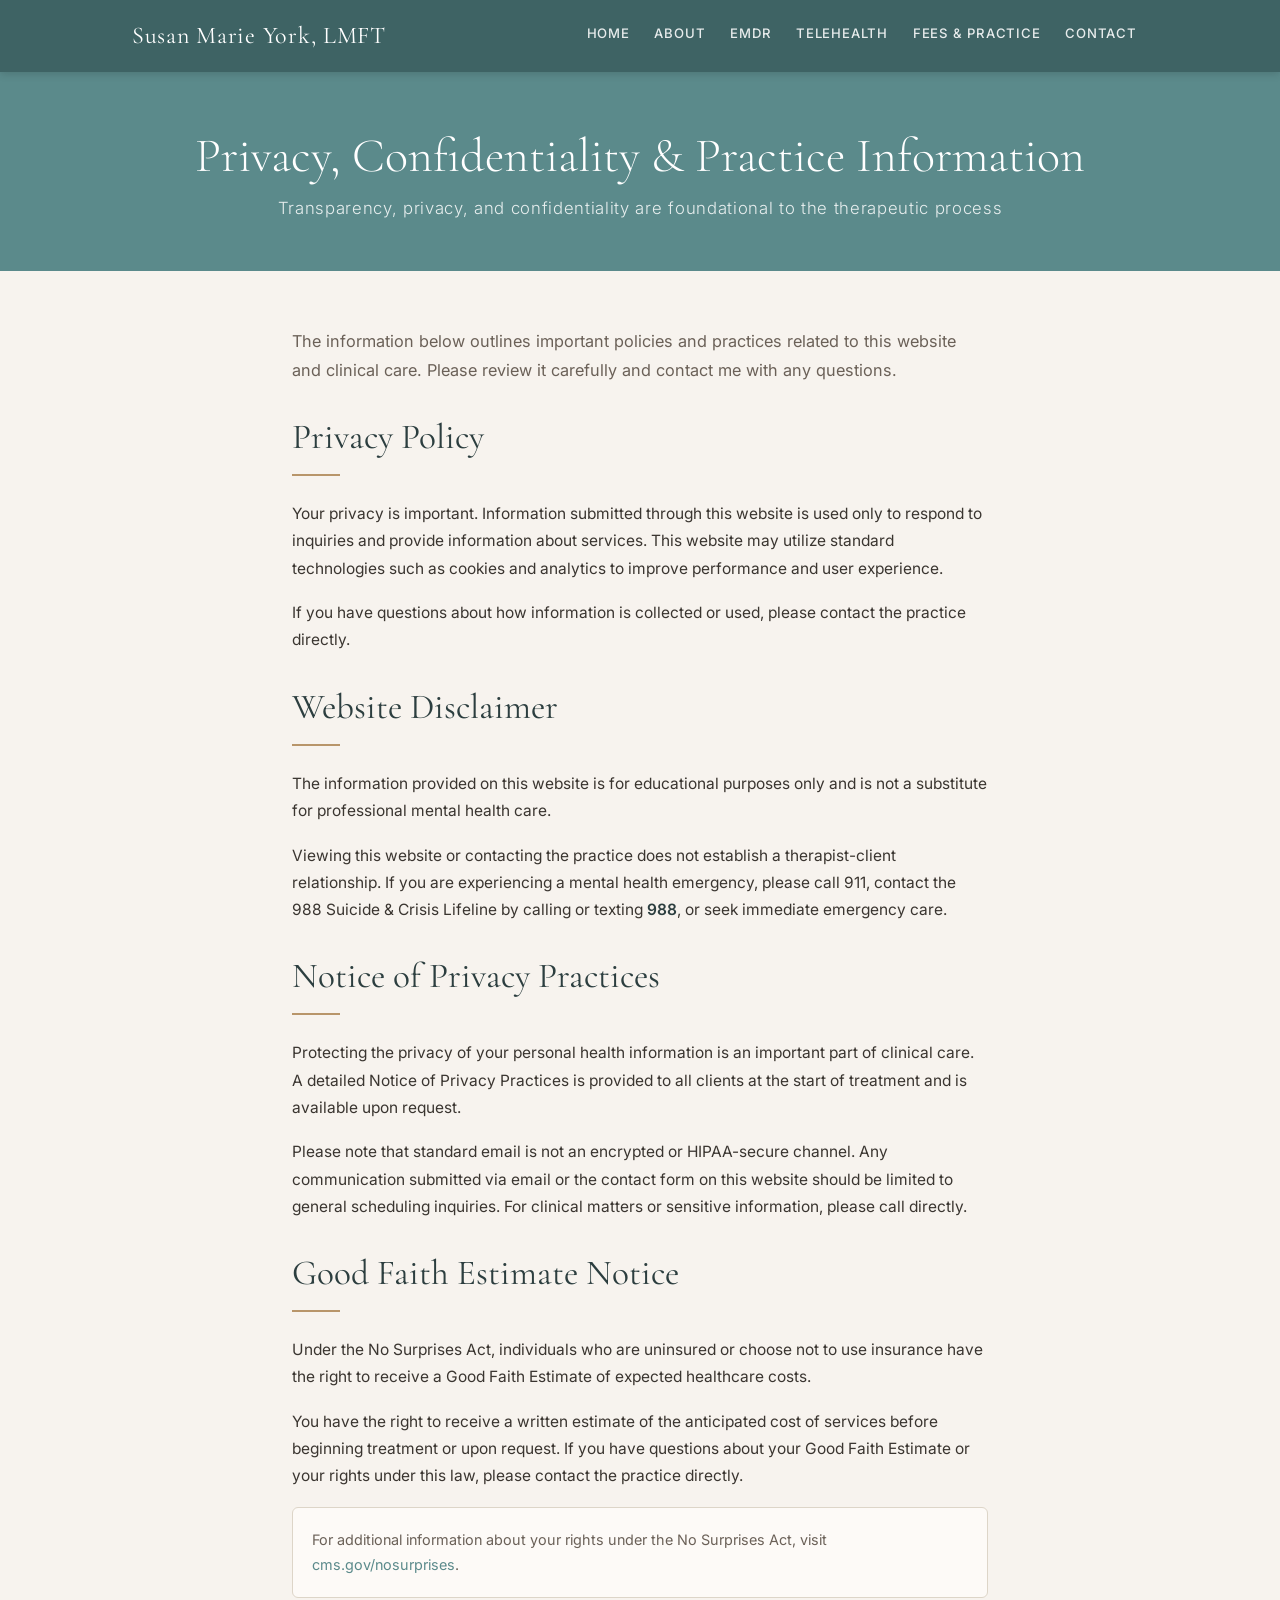
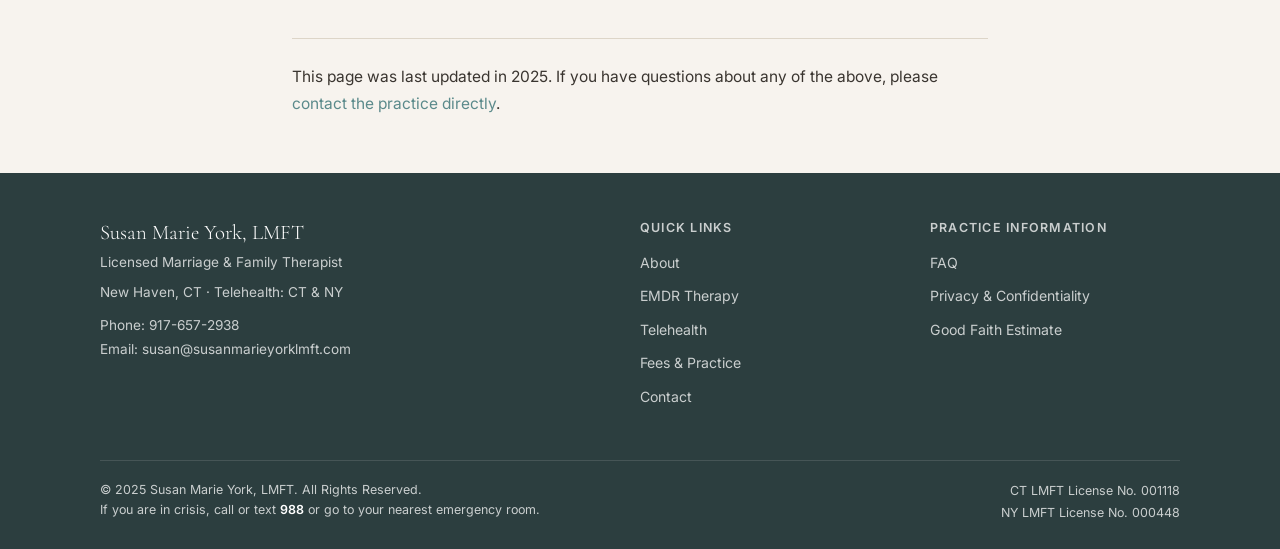
<file: privacy.html>
<!DOCTYPE html>
<html lang="en">
<head>
  <meta charset="UTF-8">
  <meta name="viewport" content="width=device-width, initial-scale=1.0">
  <title>Privacy, Confidentiality & Practice Information | Susan Marie York, LMFT</title>
  <meta name="description" content="Privacy policy, website disclaimer, notice of privacy practices, and good faith estimate information for Susan Marie York, LMFT.">
  <link rel="stylesheet" href="style.css">
</head>
<body>

  <nav class="site-nav">
    <div class="nav-inner">
      <a href="index.html" class="nav-logo">Susan Marie York, LMFT</a>
      <button class="nav-toggle" aria-label="Toggle menu" onclick="toggleNav()">
        <span></span><span></span><span></span>
      </button>
      <ul class="nav-links" id="nav-links">
        <li><a href="index.html">Home</a></li>
        <li><a href="about.html">About</a></li>
        <li><a href="emdr.html">EMDR</a></li>
        <li><a href="telehealth.html">Telehealth</a></li>
        <li><a href="fees.html">Fees &amp; Practice</a></li>
        <li><a href="contact.html">Contact</a></li>
      </ul>
    </div>
  </nav>

  <div class="page-hero">
    <h1>Privacy, Confidentiality &amp; Practice Information</h1>
    <p class="subtitle">Transparency, privacy, and confidentiality are foundational to the therapeutic process</p>
  </div>

  <section class="section section-cream">
    <div class="container" style="max-width:760px;">

      <p style="font-size:1.02rem; color:var(--text-light); margin-bottom:2rem;">
        The information below outlines important policies and practices related to this website and clinical care. Please review it carefully and contact me with any questions.
      </p>

      <h2>Privacy Policy</h2>
      <div class="divider"></div>
      <p>
        Your privacy is important. Information submitted through this website is used only to respond to inquiries and provide information about services. This website may utilize standard technologies such as cookies and analytics to improve performance and user experience.
      </p>
      <p>
        If you have questions about how information is collected or used, please contact the practice directly.
      </p>

      <h2 style="margin-top:2rem;">Website Disclaimer</h2>
      <div class="divider"></div>
      <p>
        The information provided on this website is for educational purposes only and is not a substitute for professional mental health care.
      </p>
      <p>
        Viewing this website or contacting the practice does not establish a therapist-client relationship. If you are experiencing a mental health emergency, please call 911, contact the 988 Suicide &amp; Crisis Lifeline by calling or texting <strong>988</strong>, or seek immediate emergency care.
      </p>

      <h2 style="margin-top:2rem;">Notice of Privacy Practices</h2>
      <div class="divider"></div>
      <p>
        Protecting the privacy of your personal health information is an important part of clinical care. A detailed Notice of Privacy Practices is provided to all clients at the start of treatment and is available upon request.
      </p>
      <p>
        Please note that standard email is not an encrypted or HIPAA-secure channel. Any communication submitted via email or the contact form on this website should be limited to general scheduling inquiries. For clinical matters or sensitive information, please call directly.
      </p>

      <h2 id="good-faith" style="margin-top:2rem;">Good Faith Estimate Notice</h2>
      <div class="divider"></div>
      <p>
        Under the No Surprises Act, individuals who are uninsured or choose not to use insurance have the right to receive a Good Faith Estimate of expected healthcare costs.
      </p>
      <p>
        You have the right to receive a written estimate of the anticipated cost of services before beginning treatment or upon request. If you have questions about your Good Faith Estimate or your rights under this law, please contact the practice directly.
      </p>
      <div style="background:var(--warm-white); border:1px solid var(--border); border-radius:6px; padding:1.2rem; margin-top:1rem;">
        <p style="font-size:0.9rem; margin:0; color:var(--text-light);">
          For additional information about your rights under the No Surprises Act, visit <a href="https://www.cms.gov/nosurprises" target="_blank" rel="noopener">cms.gov/nosurprises</a>.
        </p>
      </div>

      <div style="margin-top:2.5rem; border-top:1px solid var(--border); padding-top:1.5rem; font-size:0.88rem; color:var(--text-light);">
        <p>This page was last updated in 2025. If you have questions about any of the above, please <a href="contact.html">contact the practice directly</a>.</p>
      </div>
    </div>
  </section>

  <footer class="site-footer">
    <div class="footer-inner">
      <div class="footer-grid">
        <div class="footer-brand">
          <h3>Susan Marie York, LMFT</h3>
          <p>Licensed Marriage &amp; Family Therapist</p>
          <p>New Haven, CT · Telehealth: CT &amp; NY</p>
          <p style="margin-top:0.6rem;">
            Phone: <a href="tel:9176572938" style="color:rgba(255,255,255,0.75);">917-657-2938</a><br>
            Email: <a href="mailto:susan@susanmarieyorklmft.com" style="color:rgba(255,255,255,0.75);">susan@susanmarieyorklmft.com</a>
          </p>
        </div>
        <div class="footer-col">
          <h4>Quick Links</h4>
          <ul>
            <li><a href="about.html">About</a></li>
            <li><a href="emdr.html">EMDR Therapy</a></li>
            <li><a href="telehealth.html">Telehealth</a></li>
            <li><a href="fees.html">Fees &amp; Practice</a></li>
            <li><a href="contact.html">Contact</a></li>
          </ul>
        </div>
        <div class="footer-col">
          <h4>Practice Information</h4>
          <ul>
            <li><a href="faq.html">FAQ</a></li>
            <li><a href="privacy.html">Privacy &amp; Confidentiality</a></li>
            <li><a href="privacy.html#good-faith">Good Faith Estimate</a></li>
          </ul>
        </div>
      </div>
      <div class="footer-bottom">
        <div class="footer-legal">
          &copy; 2025 Susan Marie York, LMFT. All Rights Reserved.<br>
          If you are in crisis, call or text <strong style="color:#fff;">988</strong> or go to your nearest emergency room.
        </div>
        <div class="footer-license">
          CT LMFT License No. 001118<br>
          NY LMFT License No. 000448
        </div>
      </div>
    </div>
  </footer>

  <script>
    function toggleNav() {
      document.getElementById('nav-links').classList.toggle('open');
    }
  </script>
</body>
</html>
</file>
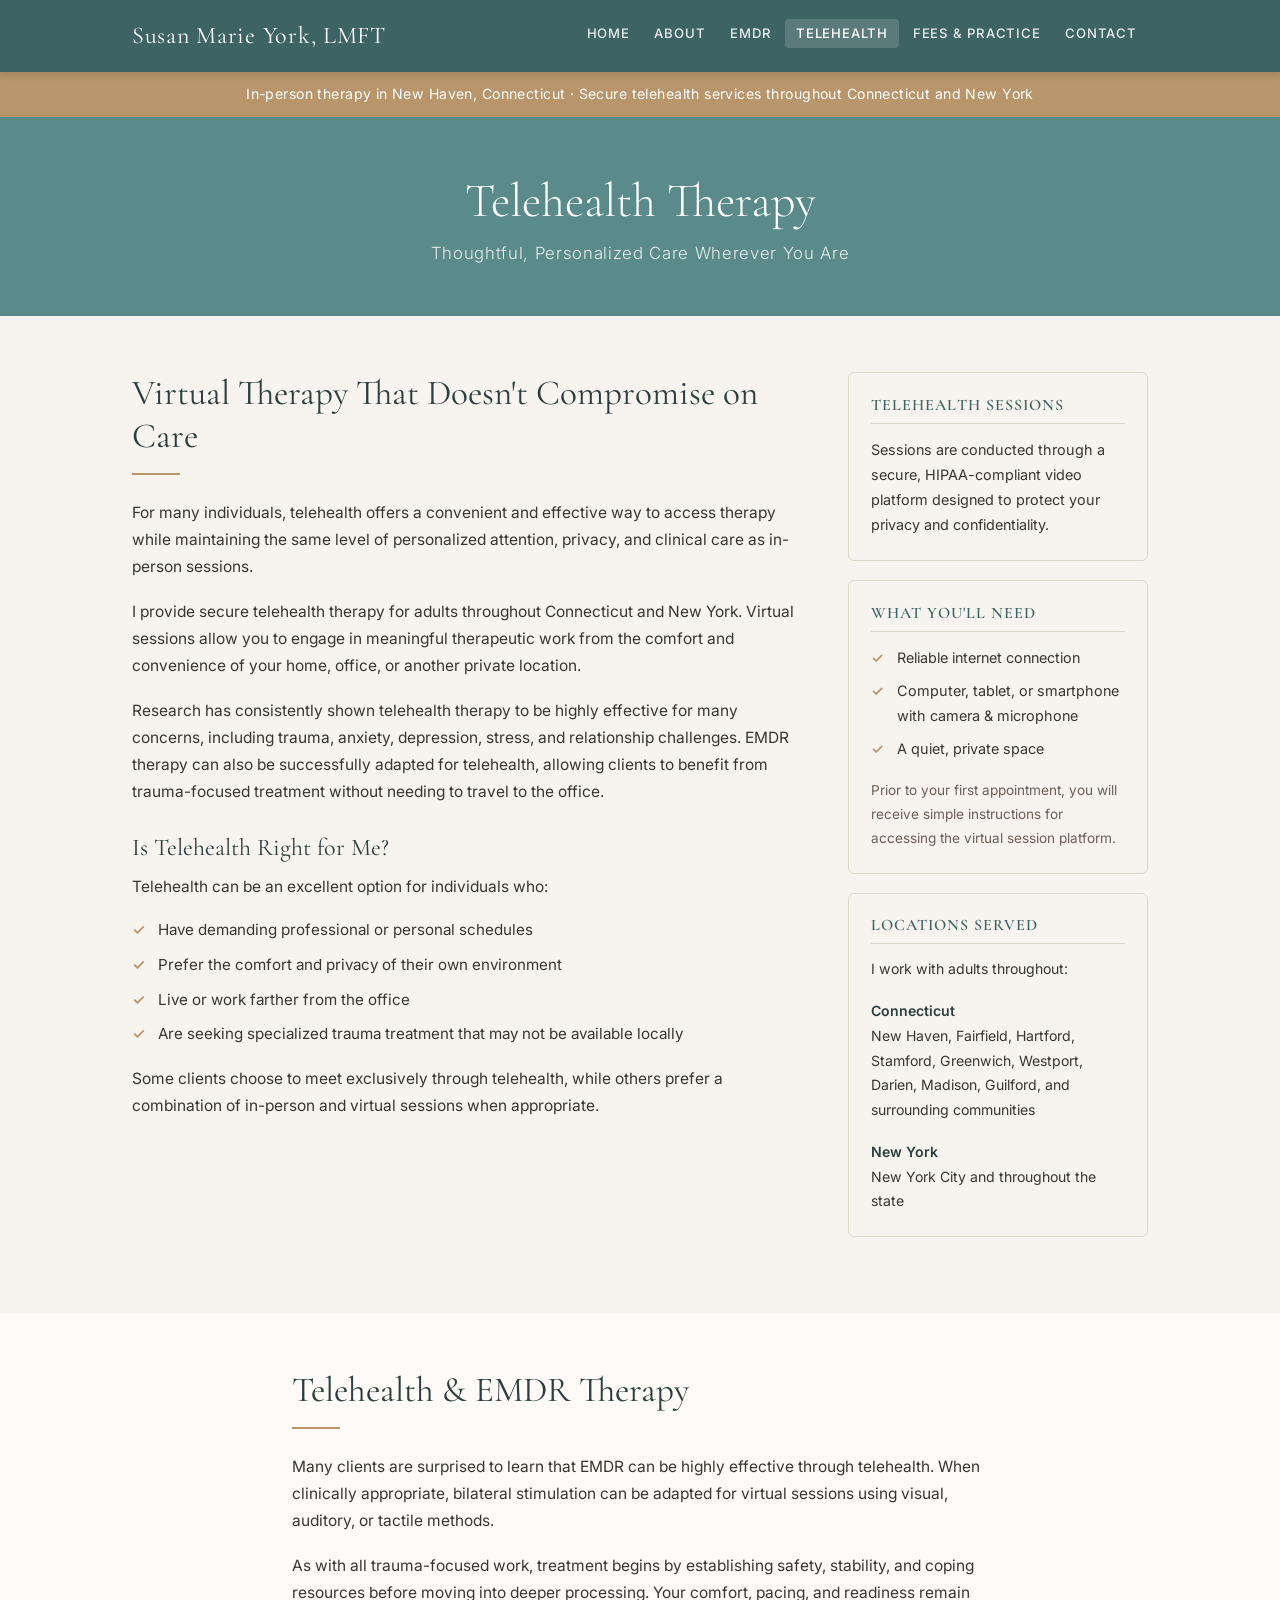
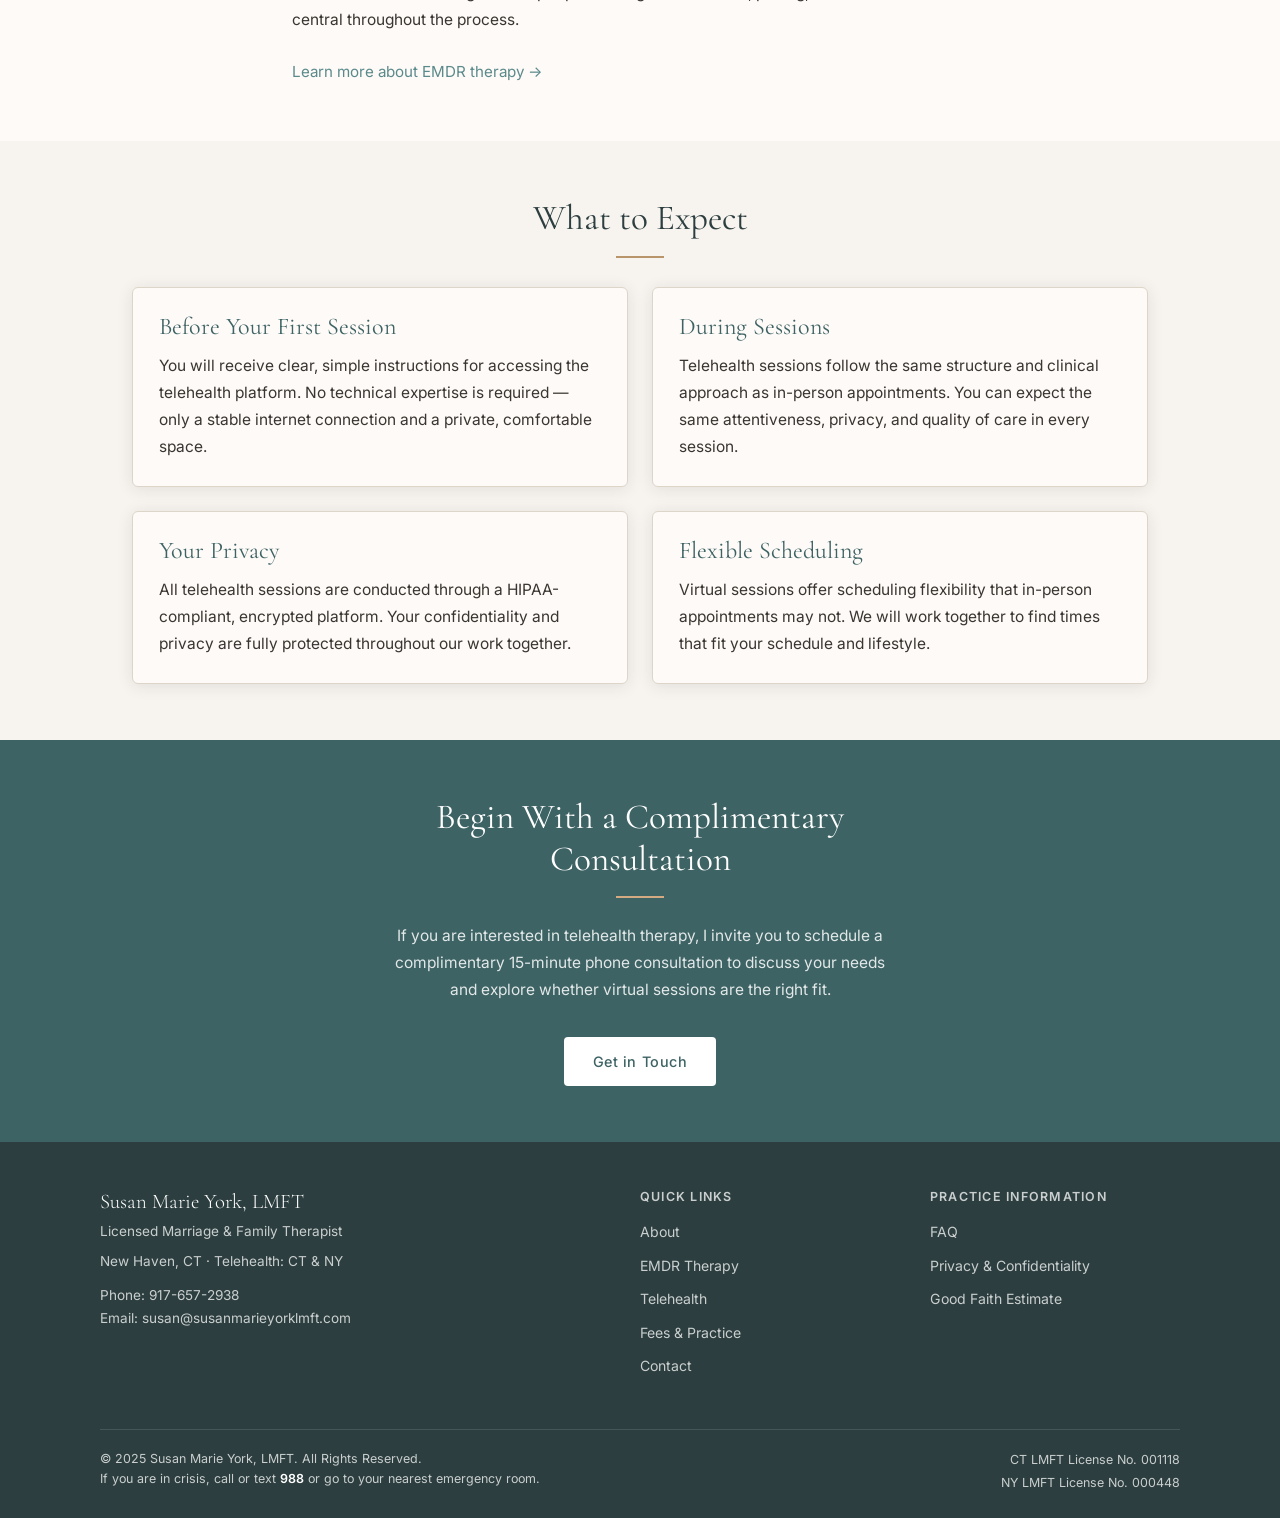
<file: telehealth.html>
<!DOCTYPE html>
<html lang="en">
<head>
  <meta charset="UTF-8">
  <meta name="viewport" content="width=device-width, initial-scale=1.0">
  <title>Telehealth Therapy in Connecticut & New York | Susan Marie York, LMFT</title>
  <meta name="description" content="Secure telehealth therapy for adults throughout Connecticut and New York. Specialized treatment for trauma, PTSD, anxiety, burnout, dissociation, and relationship concerns.">
  <link rel="stylesheet" href="style.css">
</head>
<body>

  <nav class="site-nav">
    <div class="nav-inner">
      <a href="index.html" class="nav-logo">Susan Marie York, LMFT</a>
      <button class="nav-toggle" aria-label="Toggle menu" onclick="toggleNav()">
        <span></span><span></span><span></span>
      </button>
      <ul class="nav-links" id="nav-links">
        <li><a href="index.html">Home</a></li>
        <li><a href="about.html">About</a></li>
        <li><a href="emdr.html">EMDR</a></li>
        <li><a href="telehealth.html" class="active">Telehealth</a></li>
        <li><a href="fees.html">Fees &amp; Practice</a></li>
        <li><a href="contact.html">Contact</a></li>
      </ul>
    </div>
  </nav>

  <!-- Banner -->
  <div style="background:var(--gold); color:#fff; text-align:center; padding:0.65rem 1rem; font-size:0.88rem; letter-spacing:0.03em;">
    In-person therapy in New Haven, Connecticut · Secure telehealth services throughout Connecticut and New York
  </div>

  <div class="page-hero">
    <h1>Telehealth Therapy</h1>
    <p class="subtitle">Thoughtful, Personalized Care Wherever You Are</p>
  </div>

  <!-- Intro -->
  <section class="section section-cream">
    <div class="container">
      <div class="two-col-aside">
        <div>
          <h2>Virtual Therapy That Doesn't Compromise on Care</h2>
          <div class="divider"></div>
          <p>
            For many individuals, telehealth offers a convenient and effective way to access therapy while maintaining the same level of personalized attention, privacy, and clinical care as in-person sessions.
          </p>
          <p>
            I provide secure telehealth therapy for adults throughout Connecticut and New York. Virtual sessions allow you to engage in meaningful therapeutic work from the comfort and convenience of your home, office, or another private location.
          </p>
          <p>
            Research has consistently shown telehealth therapy to be highly effective for many concerns, including trauma, anxiety, depression, stress, and relationship challenges. EMDR therapy can also be successfully adapted for telehealth, allowing clients to benefit from trauma-focused treatment without needing to travel to the office.
          </p>

          <h3 style="margin-top:1.8rem;">Is Telehealth Right for Me?</h3>
          <p>Telehealth can be an excellent option for individuals who:</p>
          <ul class="check-list">
            <li>Have demanding professional or personal schedules</li>
            <li>Prefer the comfort and privacy of their own environment</li>
            <li>Live or work farther from the office</li>
            <li>Are seeking specialized trauma treatment that may not be available locally</li>
          </ul>
          <p style="margin-top:1rem;">Some clients choose to meet exclusively through telehealth, while others prefer a combination of in-person and virtual sessions when appropriate.</p>
        </div>

        <!-- Sidebar -->
        <div>
          <div class="sidebar-card">
            <h4>Telehealth Sessions</h4>
            <p style="font-size:0.9rem;">Sessions are conducted through a secure, HIPAA-compliant video platform designed to protect your privacy and confidentiality.</p>
          </div>

          <div class="sidebar-card">
            <h4>What You'll Need</h4>
            <ul class="check-list" style="margin-top:0.3rem;">
              <li style="font-size:0.9rem;">Reliable internet connection</li>
              <li style="font-size:0.9rem;">Computer, tablet, or smartphone with camera &amp; microphone</li>
              <li style="font-size:0.9rem;">A quiet, private space</li>
            </ul>
            <p style="font-size:0.85rem; margin-top:0.8rem; color:var(--text-light);">Prior to your first appointment, you will receive simple instructions for accessing the virtual session platform.</p>
          </div>

          <div class="sidebar-card">
            <h4>Locations Served</h4>
            <p style="font-size:0.88rem;">I work with adults throughout:</p>
            <p style="font-size:0.88rem; margin-top:0.4rem;"><strong>Connecticut</strong><br>New Haven, Fairfield, Hartford, Stamford, Greenwich, Westport, Darien, Madison, Guilford, and surrounding communities</p>
            <p style="font-size:0.88rem; margin-top:0.4rem;"><strong>New York</strong><br>New York City and throughout the state</p>
          </div>
        </div>
      </div>
    </div>
  </section>

  <!-- EMDR via telehealth -->
  <section class="section section-white">
    <div class="container" style="max-width:760px;">
      <h2>Telehealth &amp; EMDR Therapy</h2>
      <div class="divider"></div>
      <p>
        Many clients are surprised to learn that EMDR can be highly effective through telehealth. When clinically appropriate, bilateral stimulation can be adapted for virtual sessions using visual, auditory, or tactile methods.
      </p>
      <p>
        As with all trauma-focused work, treatment begins by establishing safety, stability, and coping resources before moving into deeper processing. Your comfort, pacing, and readiness remain central throughout the process.
      </p>
      <a href="emdr.html" style="display:inline-block; margin-top:0.5rem; font-size:0.95rem; color:var(--teal);">Learn more about EMDR therapy →</a>
    </div>
  </section>

  <!-- What to expect -->
  <section class="section section-cream">
    <div class="container">
      <h2 style="text-align:center;">What to Expect</h2>
      <div class="divider divider-center"></div>
      <div class="two-col" style="margin-top:1.8rem; gap:1.5rem;">
        <div class="card">
          <h3 style="color:var(--teal-dark); margin-bottom:0.6rem;">Before Your First Session</h3>
          <p>You will receive clear, simple instructions for accessing the telehealth platform. No technical expertise is required — only a stable internet connection and a private, comfortable space.</p>
        </div>
        <div class="card">
          <h3 style="color:var(--teal-dark); margin-bottom:0.6rem;">During Sessions</h3>
          <p>Telehealth sessions follow the same structure and clinical approach as in-person appointments. You can expect the same attentiveness, privacy, and quality of care in every session.</p>
        </div>
        <div class="card">
          <h3 style="color:var(--teal-dark); margin-bottom:0.6rem;">Your Privacy</h3>
          <p>All telehealth sessions are conducted through a HIPAA-compliant, encrypted platform. Your confidentiality and privacy are fully protected throughout our work together.</p>
        </div>
        <div class="card">
          <h3 style="color:var(--teal-dark); margin-bottom:0.6rem;">Flexible Scheduling</h3>
          <p>Virtual sessions offer scheduling flexibility that in-person appointments may not. We will work together to find times that fit your schedule and lifestyle.</p>
        </div>
      </div>
    </div>
  </section>

  <!-- CTA -->
  <section class="section" style="background:var(--teal-dark); text-align:center;">
    <div class="container" style="max-width:580px;">
      <h2 style="color:#fff;">Begin With a Complimentary Consultation</h2>
      <div class="divider divider-center" style="background:var(--gold-light);"></div>
      <p style="color:rgba(255,255,255,0.85);">
        If you are interested in telehealth therapy, I invite you to schedule a complimentary 15-minute phone consultation to discuss your needs and explore whether virtual sessions are the right fit.
      </p>
      <a href="contact.html" class="hero-cta" style="display:inline-block; margin-top:1rem; background:#fff; color:var(--teal-dark);">Get in Touch</a>
    </div>
  </section>

  <footer class="site-footer">
    <div class="footer-inner">
      <div class="footer-grid">
        <div class="footer-brand">
          <h3>Susan Marie York, LMFT</h3>
          <p>Licensed Marriage &amp; Family Therapist</p>
          <p>New Haven, CT · Telehealth: CT &amp; NY</p>
          <p style="margin-top:0.6rem;">
            Phone: <a href="tel:9176572938" style="color:rgba(255,255,255,0.75);">917-657-2938</a><br>
            Email: <a href="mailto:susan@susanmarieyorklmft.com" style="color:rgba(255,255,255,0.75);">susan@susanmarieyorklmft.com</a>
          </p>
        </div>
        <div class="footer-col">
          <h4>Quick Links</h4>
          <ul>
            <li><a href="about.html">About</a></li>
            <li><a href="emdr.html">EMDR Therapy</a></li>
            <li><a href="telehealth.html">Telehealth</a></li>
            <li><a href="fees.html">Fees &amp; Practice</a></li>
            <li><a href="contact.html">Contact</a></li>
          </ul>
        </div>
        <div class="footer-col">
          <h4>Practice Information</h4>
          <ul>
            <li><a href="faq.html">FAQ</a></li>
            <li><a href="privacy.html">Privacy &amp; Confidentiality</a></li>
            <li><a href="privacy.html#good-faith">Good Faith Estimate</a></li>
          </ul>
        </div>
      </div>
      <div class="footer-bottom">
        <div class="footer-legal">
          &copy; 2025 Susan Marie York, LMFT. All Rights Reserved.<br>
          If you are in crisis, call or text <strong style="color:#fff;">988</strong> or go to your nearest emergency room.
        </div>
        <div class="footer-license">
          CT LMFT License No. 001118<br>
          NY LMFT License No. 000448
        </div>
      </div>
    </div>
  </footer>

  <script>
    function toggleNav() {
      document.getElementById('nav-links').classList.toggle('open');
    }
  </script>
</body>
</html>
</file>
<file: style.css>
/* ============================================================
   Susan Marie York, LMFT — Shared Stylesheet
   Palette: Slate teal header, warm cream body, soft gold accents
   ============================================================ */

@import url('https://fonts.googleapis.com/css2?family=Cormorant+Garamond:ital,wght@0,300;0,400;0,600;1,300;1,400&family=Inter:wght@300;400;500;600&display=swap');

/* ── Tokens ── */
:root {
  --teal:        #5b8a8b;
  --teal-dark:   #3e6364;
  --teal-light:  #7aa8a9;
  --cream:       #f7f3ee;
  --cream-dark:  #ede7de;
  --warm-white:  #fdfaf7;
  --gold:        #b8956a;
  --gold-light:  #d4aa82;
  --slate:       #2c3e3f;
  --text:        #3a3530;
  --text-light:  #6b6158;
  --border:      #ddd5c8;

  --font-display: 'Cormorant Garamond', Georgia, serif;
  --font-body:    'Inter', system-ui, sans-serif;

  --max-w: 1080px;
  --radius: 4px;
  --shadow: 0 2px 16px rgba(44,62,63,0.10);
}

/* ── Reset ── */
*, *::before, *::after { box-sizing: border-box; margin: 0; padding: 0; }
html { scroll-behavior: smooth; }
body {
  font-family: var(--font-body);
  font-size: 16px;
  line-height: 1.75;
  color: var(--text);
  background: var(--warm-white);
}
img { display: block; max-width: 100%; }
a { color: var(--teal); text-decoration: none; }
a:hover { color: var(--teal-dark); text-decoration: underline; }

/* ── Typography ── */
h1, h2, h3, h4 {
  font-family: var(--font-display);
  font-weight: 400;
  color: var(--slate);
  line-height: 1.2;
}
h1 { font-size: clamp(2rem, 4vw, 3rem); }
h2 { font-size: clamp(1.6rem, 3vw, 2.2rem); margin-bottom: 1rem; }
h3 { font-size: clamp(1.2rem, 2vw, 1.5rem); margin-bottom: 0.6rem; }
h4 { font-size: 1.1rem; font-weight: 600; margin-bottom: 0.4rem; }
p  { margin-bottom: 1.1rem; color: var(--text); font-size: 0.97rem; }
p:last-child { margin-bottom: 0; }
ul, ol { padding-left: 1.4rem; margin-bottom: 1.1rem; }
li { margin-bottom: 0.35rem; font-size: 0.97rem; }
strong { font-weight: 600; color: var(--slate); }

/* ── Nav ── */
.site-nav {
  background: var(--teal-dark);
  position: sticky;
  top: 0;
  z-index: 100;
  box-shadow: 0 2px 8px rgba(0,0,0,0.15);
}
.nav-inner {
  max-width: var(--max-w);
  margin: 0 auto;
  padding: 0 2rem;
  display: flex;
  align-items: center;
  justify-content: space-between;
  height: 72px;
}
.nav-logo {
  font-family: var(--font-display);
  font-size: 1.5rem;
  color: #fff;
  font-weight: 400;
  letter-spacing: 0.03em;
  white-space: nowrap;
}
.nav-logo:hover { text-decoration: none; color: var(--cream); }
.nav-links {
  display: flex;
  gap: 0.15rem;
  list-style: none;
  padding: 0;
  margin: 0;
}
.nav-links a {
  color: rgba(255,255,255,0.88);
  font-size: 0.82rem;
  font-weight: 500;
  letter-spacing: 0.06em;
  text-transform: uppercase;
  padding: 0.4rem 0.7rem;
  border-radius: var(--radius);
  transition: background 0.2s, color 0.2s;
}
.nav-links a:hover,
.nav-links a.active {
  background: rgba(255,255,255,0.15);
  color: #fff;
  text-decoration: none;
}
.nav-toggle {
  display: none;
  background: none;
  border: none;
  cursor: pointer;
  flex-direction: column;
  gap: 5px;
  padding: 4px;
}
.nav-toggle span {
  display: block;
  width: 24px;
  height: 2px;
  background: #fff;
  border-radius: 2px;
  transition: all 0.3s;
}

/* ── Hero / Page Header ── */
.page-hero {
  background: var(--teal);
  color: #fff;
  padding: 3.5rem 2rem 3rem;
  text-align: center;
}
.page-hero h1 {
  color: #fff;
  font-weight: 300;
  margin-bottom: 0.5rem;
}
.page-hero .subtitle {
  color: rgba(255,255,255,0.85);
  font-size: 1.05rem;
  font-family: var(--font-body);
  font-weight: 300;
  letter-spacing: 0.04em;
}

/* ── Homepage Hero ── */
.home-hero {
  background: var(--teal);
  padding: 4rem 2rem;
}
.home-hero-inner {
  max-width: var(--max-w);
  margin: 0 auto;
  display: grid;
  grid-template-columns: 1fr 380px;
  gap: 3rem;
  align-items: center;
}
.home-hero-text h1 {
  color: #fff;
  font-weight: 300;
  margin-bottom: 0.6rem;
  font-size: clamp(1.8rem, 3.5vw, 2.6rem);
}
.home-hero-text .tagline {
  color: rgba(255,255,255,0.85);
  font-size: 1rem;
  font-family: var(--font-body);
  font-weight: 300;
  letter-spacing: 0.04em;
  margin-bottom: 1.8rem;
}
.hero-cta {
  display: inline-block;
  background: var(--gold);
  color: #fff;
  padding: 0.75rem 1.8rem;
  border-radius: var(--radius);
  font-size: 0.9rem;
  font-weight: 500;
  letter-spacing: 0.04em;
  transition: background 0.2s;
}
.hero-cta:hover { background: var(--gold-light); color: #fff; text-decoration: none; }

.home-hero-photo {
  position: relative;
}
.home-hero-photo img {
  width: 100%;
  border-radius: 6px;
  box-shadow: var(--shadow);
  object-fit: cover;
  height: 500px;
}
.photo-caption {
  background: var(--teal-dark);
  color: rgba(255,255,255,0.9);
  text-align: center;
  padding: 0.7rem 1rem;
  font-size: 0.8rem;
  letter-spacing: 0.05em;
  font-family: var(--font-display);
  font-style: italic;
  border-radius: 0 0 6px 6px;
}

/* ── Layout Containers ── */
.container {
  max-width: var(--max-w);
  margin: 0 auto;
  padding: 0 2rem;
}
.section {
  padding: 3.5rem 2rem;
}
.section-cream {
  background: var(--cream);
}
.section-white {
  background: var(--warm-white);
}
.section-teal {
  background: var(--teal);
  color: #fff;
}
.section-teal h2, .section-teal h3, .section-teal p { color: #fff; }

/* ── Two-column layout ── */
.two-col {
  display: grid;
  grid-template-columns: 1fr 1fr;
  gap: 3rem;
  align-items: start;
}
.two-col-aside {
  display: grid;
  grid-template-columns: 1fr 300px;
  gap: 3rem;
  align-items: start;
}

/* ── Cards ── */
.card {
  background: var(--warm-white);
  border: 1px solid var(--border);
  border-radius: 6px;
  padding: 1.6rem;
  box-shadow: var(--shadow);
}
.card-teal {
  background: var(--teal-dark);
  color: #fff;
  border: none;
}
.card-teal h3, .card-teal p, .card-teal li { color: #fff; }
.card-cream {
  background: var(--cream);
  border: 1px solid var(--border);
}
.card-gold {
  background: var(--gold);
  color: #fff;
  border: none;
}
.card-gold p { color: #fff; }

/* ── Sidebar card ── */
.sidebar-card {
  background: var(--cream);
  border: 1px solid var(--border);
  border-radius: 6px;
  padding: 1.4rem;
  margin-bottom: 1.2rem;
}
.sidebar-card h4 {
  color: var(--teal-dark);
  font-family: var(--font-display);
  font-size: 1rem;
  letter-spacing: 0.06em;
  text-transform: uppercase;
  margin-bottom: 0.8rem;
  padding-bottom: 0.5rem;
  border-bottom: 1px solid var(--border);
}
.sidebar-card p, .sidebar-card li { font-size: 0.9rem; }
.sidebar-card a { color: var(--teal); }

/* ── Divider ── */
.divider {
  width: 48px;
  height: 2px;
  background: var(--gold);
  margin: 1rem 0 1.5rem;
}
.divider-center { margin: 1rem auto 1.5rem; }

/* ── Quote / Callout ── */
.callout {
  background: var(--teal);
  color: #fff;
  padding: 2.5rem;
  border-radius: 6px;
  text-align: center;
}
.callout h2 { color: #fff; font-size: clamp(1.6rem, 3vw, 2.2rem); }
.callout p { color: rgba(255,255,255,0.9); }

.pull-quote {
  border-left: 3px solid var(--gold);
  padding: 0.8rem 1.4rem;
  margin: 1.5rem 0;
  font-family: var(--font-display);
  font-size: 1.2rem;
  font-style: italic;
  color: var(--slate);
}

/* ── Badge row ── */
.badge-row {
  display: flex;
  align-items: center;
  gap: 1.2rem;
  flex-wrap: wrap;
  margin-top: 1rem;
}
.badge-row img { height: 70px; width: auto; }

/* ── Credentials grid ── */
.cred-grid {
  display: grid;
  grid-template-columns: repeat(auto-fill, minmax(180px, 1fr));
  gap: 0.6rem;
  margin-top: 0.8rem;
}
.cred-item {
  background: var(--warm-white);
  border: 1px solid var(--border);
  border-radius: var(--radius);
  padding: 0.5rem 0.8rem;
  font-size: 0.88rem;
  color: var(--text);
}

/* ── Fee table ── */
.fee-table {
  width: 100%;
  border-collapse: collapse;
  margin: 1rem 0;
}
.fee-table td {
  padding: 0.75rem 1rem;
  border-bottom: 1px solid var(--border);
  font-size: 0.95rem;
}
.fee-table td:last-child { text-align: right; font-weight: 600; color: var(--teal-dark); }
.fee-table tr:last-child td { border-bottom: none; }

/* ── FAQ accordion ── */
.faq-item {
  border-bottom: 1px solid var(--border);
}
.faq-question {
  width: 100%;
  background: none;
  border: none;
  text-align: left;
  padding: 1.1rem 0;
  font-family: var(--font-display);
  font-size: 1.1rem;
  color: var(--slate);
  cursor: pointer;
  display: flex;
  justify-content: space-between;
  align-items: center;
  gap: 1rem;
}
.faq-question:hover { color: var(--teal-dark); }
.faq-icon {
  font-size: 1.4rem;
  color: var(--gold);
  flex-shrink: 0;
  transition: transform 0.3s;
  font-style: normal;
}
.faq-answer {
  max-height: 0;
  overflow: hidden;
  transition: max-height 0.35s ease, padding 0.35s ease;
}
.faq-answer-inner {
  padding-bottom: 1.1rem;
  font-size: 0.95rem;
  color: var(--text-light);
  line-height: 1.8;
}
.faq-item.open .faq-icon { transform: rotate(45deg); }
.faq-item.open .faq-answer { max-height: 400px; }

/* ── Contact form ── */
.contact-form {
  background: var(--cream);
  border: 1px solid var(--border);
  border-radius: 6px;
  padding: 2rem;
}
.form-group { margin-bottom: 1.2rem; }
.form-group label {
  display: block;
  font-size: 0.85rem;
  font-weight: 500;
  letter-spacing: 0.05em;
  text-transform: uppercase;
  color: var(--text-light);
  margin-bottom: 0.4rem;
}
.form-group input,
.form-group textarea,
.form-group select {
  width: 100%;
  padding: 0.7rem 0.9rem;
  border: 1px solid var(--border);
  border-radius: var(--radius);
  font-family: var(--font-body);
  font-size: 0.95rem;
  color: var(--text);
  background: var(--warm-white);
  transition: border-color 0.2s;
}
.form-group input:focus,
.form-group textarea:focus {
  outline: none;
  border-color: var(--teal);
}
.form-group textarea { resize: vertical; min-height: 120px; }
.btn-submit {
  background: var(--gold);
  color: #fff;
  border: none;
  padding: 0.8rem 2rem;
  font-size: 0.95rem;
  font-weight: 500;
  letter-spacing: 0.04em;
  border-radius: var(--radius);
  cursor: pointer;
  width: 100%;
  transition: background 0.2s;
}
.btn-submit:hover { background: var(--gold-light); }

/* ── Crisis notice ── */
.crisis-notice {
  background: #fff8f0;
  border: 1px solid #e8c99a;
  border-radius: var(--radius);
  padding: 1rem 1.2rem;
  font-size: 0.88rem;
  color: var(--text-light);
  margin-top: 1.2rem;
}

/* ── Footer ── */
.site-footer {
  background: var(--slate);
  color: rgba(255,255,255,0.75);
  padding: 3rem 2rem 1.5rem;
  font-family: var(--font-body);
}
.footer-inner {
  max-width: var(--max-w);
  margin: 0 auto;
}
.footer-grid {
  display: grid;
  grid-template-columns: 2fr 1fr 1fr;
  gap: 2.5rem;
  margin-bottom: 2rem;
}
.footer-brand h3 {
  color: #fff;
  font-family: var(--font-display);
  font-size: 1.3rem;
  font-weight: 300;
  margin-bottom: 0.3rem;
}
.footer-brand p { font-size: 0.85rem; margin-bottom: 0.4rem; color: rgba(255,255,255,0.75); font-family: var(--font-body); }
.footer-col h4 {
  color: rgba(255,255,255,0.75);
  font-family: var(--font-body);
  font-size: 0.78rem;
  letter-spacing: 0.1em;
  text-transform: uppercase;
  margin-bottom: 0.8rem;
  font-weight: 600;
}
.footer-col ul { list-style: none; padding: 0; }
.footer-col ul li { margin-bottom: 0.4rem; }
.footer-col ul li a {
  color: rgba(255,255,255,0.75);
  font-size: 0.88rem;
  font-family: var(--font-body);
  transition: color 0.2s;
}
.footer-col ul li a:hover { color: #fff; text-decoration: none; }
.footer-bottom {
  border-top: 1px solid rgba(255,255,255,0.12);
  padding-top: 1.2rem;
  display: flex;
  justify-content: space-between;
  align-items: flex-start;
  gap: 1rem;
  flex-wrap: wrap;
}
.footer-legal { font-size: 0.78rem; color: rgba(255,255,255,0.75); line-height: 1.6; font-family: var(--font-body); }
.footer-license { font-size: 0.78rem; color: rgba(255,255,255,0.75); text-align: right; line-height: 1.8; font-family: var(--font-body); }

/* ── Telehealth checklist ── */
.check-list { list-style: none; padding: 0; }
.check-list li { padding-left: 1.6rem; position: relative; margin-bottom: 0.5rem; font-size: 0.95rem; }
.check-list li::before { content: "✓"; position: absolute; left: 0; color: var(--gold); font-weight: 600; }

/* ── Specialty tags ── */
.tag-grid { display: flex; flex-wrap: wrap; gap: 0.5rem; margin-top: 0.8rem; }
.tag {
  background: var(--cream-dark);
  color: var(--slate);
  padding: 0.3rem 0.8rem;
  border-radius: 20px;
  font-size: 0.83rem;
  font-weight: 500;
}

/* ── Responsive ── */
@media (max-width: 800px) {
  .home-hero-inner { grid-template-columns: 1fr; }
  .home-hero-photo { order: -1; }
  .home-hero-photo img { height: 360px; }
  .two-col { grid-template-columns: 1fr; }
  .two-col-aside { grid-template-columns: 1fr; }
  .footer-grid { grid-template-columns: 1fr 1fr; }
  .footer-bottom { flex-direction: column; }
  .footer-license { text-align: left; }
}
@media (max-width: 600px) {
  .nav-links { display: none; flex-direction: column; position: absolute; top: 72px; left: 0; right: 0; background: var(--teal-dark); padding: 1rem; gap: 0; }
  .nav-links.open { display: flex; }
  .nav-links a { padding: 0.7rem 1rem; border-radius: 0; }
  .nav-toggle { display: flex; }
  .footer-grid { grid-template-columns: 1fr; }
  .section { padding: 2.5rem 1.2rem; }
  .home-hero { padding: 2.5rem 1.2rem; }
}
@media (prefers-reduced-motion: reduce) {
  * { transition: none !important; animation: none !important; }
}
</file>
